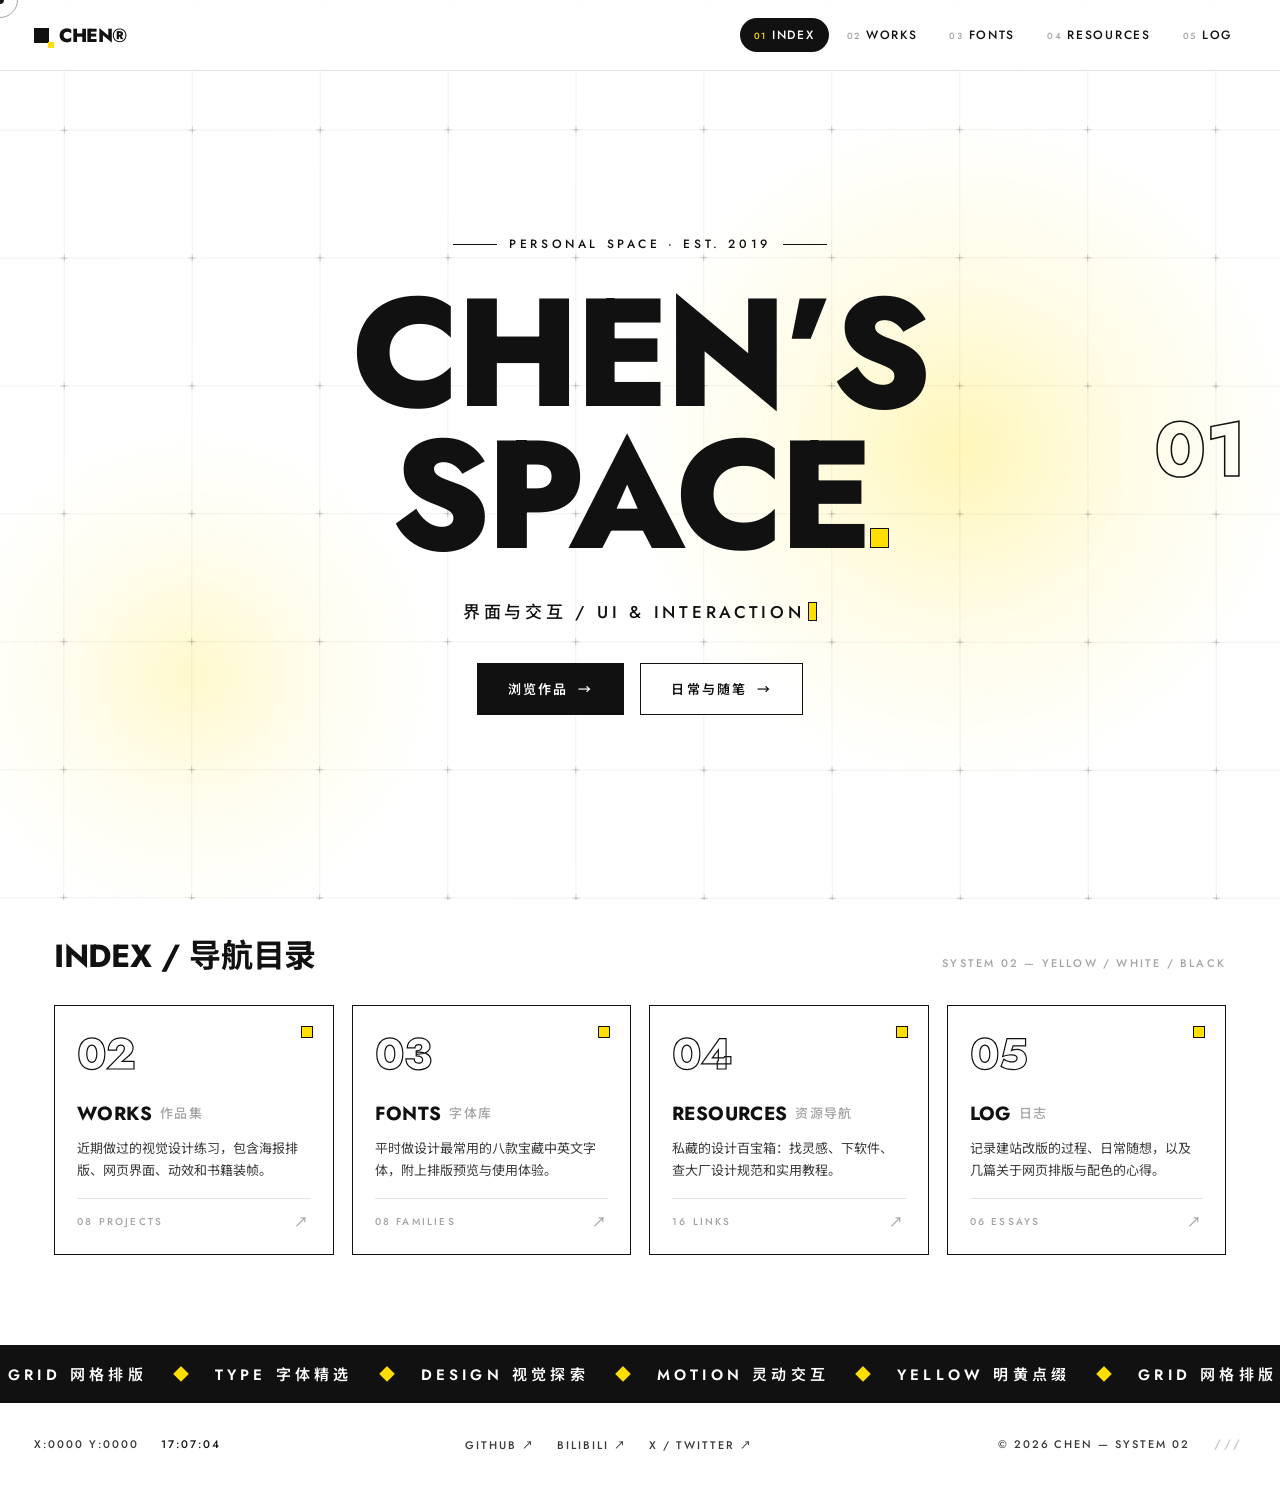
<file: index.html>
<!DOCTYPE html>
<html class="no-js" lang="zh-CN">
<head>
<meta charset="UTF-8">
<script>document.documentElement.className=document.documentElement.className.replace('no-js','js');try{if(!document.prerendering&&!sessionStorage.getItem('chen_pre'))document.documentElement.className+=' pre';}catch(e){document.documentElement.className+=' pre';}</script>
<script type="speculationrules">
{
  "prerender": [{
    "where": { "href_matches": "/*.html" },
    "eagerness": "eager"
  }]
}
</script>
<meta content="width=device-width, initial-scale=1.0" name="viewport">
<title>CHEN'S SPACE — SYSTEM 02</title>
<link href="https://fonts.googleapis.com" rel="preconnect">
<link crossorigin href="https://fonts.gstatic.com" rel="preconnect">
<link href="https://fonts.googleapis.com/css2?family=Jost:wght@400;500;600;700;800&family=Instrument+Sans:wght@400;500;600&family=Noto+Sans+SC:wght@400;500;700&display=swap" rel="stylesheet">
<link rel="stylesheet" href="assets/site.css?v=2">
<style>
/* ================= INDEX INTERACTIVE FIELD ================= */
.dot-matrix-bg{display:none}
.bg-glow{
  z-index:0;
  opacity:.5;
  background:
    radial-gradient(circle 460px at var(--glow-x) var(--glow-y),rgba(255,222,0,.55) 0%,rgba(255,222,0,.18) 38%,rgba(255,222,0,0) 72%),
    radial-gradient(circle 340px at var(--glow-x2) var(--glow-y2),rgba(255,222,0,.4) 0%,rgba(255,222,0,.12) 38%,rgba(255,222,0,0) 72%);
}
#fieldCanvas{
  position:fixed;inset:0;width:100%;height:100%;display:block;z-index:1;
  pointer-events:none;
}

/* ================= HERO ================= */
.hero{
  position:relative;z-index:2;
  min-height:100vh;
  display:flex;flex-direction:column;align-items:center;justify-content:center;
  gap:30px;padding:120px 24px 70px;text-align:center;
}
.hero-tag{
  font-family:var(--disp);font-weight:500;font-size:12px;
  letter-spacing:.3em;text-transform:uppercase;
  display:flex;align-items:center;gap:12px;
}
.hero-tag::before,.hero-tag::after{
  content:"";width:44px;height:1px;background:var(--ink);
  transition:transform .5s var(--spring);
}
.hero-tag:hover::before,.hero-tag:hover::after{transform:scaleX(1.3)}
.hero h1{
  font-family:var(--disp);font-weight:800;
  font-size:clamp(60px,12vw,158px);
  line-height:.92;letter-spacing:-.03em;text-transform:uppercase;
}
.hero h1 .yd{
  display:inline-block;width:.13em;height:.13em;background:var(--accent);
  border:1.5px solid var(--ink);
  transition:transform .5s var(--spring);
}
.hero h1:hover .yd{transform:rotate(45deg) scale(1.22)}
.typewriter{
  font-family:var(--disp);font-weight:500;font-size:clamp(13px,1.6vw,17px);
  letter-spacing:.22em;text-transform:uppercase;
  min-height:1.8em;display:flex;align-items:center;gap:3px;
}
.typewriter .caret{
  display:inline-block;width:.55em;height:1.15em;background:var(--accent);
  border:1px solid var(--ink);
  animation:caretBlink 1s steps(1) infinite;
}
@keyframes caretBlink{50%{opacity:0}}
.hero-cta{display:flex;gap:16px;flex-wrap:wrap;justify-content:center;margin-top:6px}
.btn{
  display:inline-flex;align-items:center;gap:10px;
  font-family:var(--disp);font-weight:600;font-size:13px;
  letter-spacing:.16em;text-transform:uppercase;
  padding:15px 30px;border:1.5px solid var(--ink);
  transition:
    background-color .35s var(--ease-out),
    color .35s var(--ease-out),
    transform .48s var(--spring-soft),
    box-shadow .48s var(--spring-soft);
}
.btn:hover{transform:translateY(-4px);box-shadow:6px 6px 0 var(--accent)}
.btn:active{transform:translateY(-1px) scale(.97);box-shadow:2px 2px 0 var(--accent);transition-duration:.12s}
.btn .ar{transition:transform .45s var(--spring)}
.btn:hover .ar{transform:translateX(6px)}
.btn.solid{background:var(--ink);color:var(--bg)}
.btn.solid:hover{background:var(--accent);color:var(--ink);box-shadow:6px 6px 0 var(--ink)}
.btn.ghost{background:rgba(255,255,255,.85);-webkit-backdrop-filter:blur(4px);backdrop-filter:blur(4px)}
.btn.ghost:hover{background:var(--ink);color:var(--bg)}

/* ================= ENTRY CARDS ================= */
.entries{
  position:relative;z-index:2;
  max-width:1240px;margin:0 auto;padding:30px 34px 90px;
}
.entries-head{
  display:flex;align-items:baseline;justify-content:space-between;
  margin-bottom:26px;gap:16px;flex-wrap:wrap;
}
.entries-head h2{
  font-family:var(--disp);font-weight:700;font-size:clamp(22px,3vw,32px);
  letter-spacing:-.01em;text-transform:uppercase;
}
.entries-head .note{
  font-family:var(--disp);font-weight:500;font-size:11px;
  letter-spacing:.2em;text-transform:uppercase;color:var(--muted);
}
.entries-grid{
  display:grid;grid-template-columns:repeat(4,1fr);gap:18px;
}
.card{
  position:relative;
  border:1.5px solid var(--ink);background:rgba(255,255,255,.92);
  -webkit-backdrop-filter:blur(6px);backdrop-filter:blur(6px);
  padding:26px 22px 22px;min-height:250px;
  display:flex;flex-direction:column;
  transition:transform .52s var(--spring-soft),box-shadow .52s var(--spring-soft),background-color .3s;
}
.card:hover{transform:translateY(-8px) scale(1.01);box-shadow:9px 9px 0 var(--accent);background:var(--bg)}
.card:active{transform:translateY(-3px) scale(.99);box-shadow:4px 4px 0 var(--accent);transition-duration:.15s}
.card .card-no{
  font-family:var(--disp);font-weight:800;font-size:clamp(34px,3.4vw,48px);
  line-height:1;letter-spacing:-.02em;color:transparent;-webkit-text-stroke:1.2px var(--ink);
  transition:transform .45s var(--spring),color .35s;
  transform-origin:left top;
}
.card:hover .card-no{transform:scale(1.06)}
.card .card-title{
  margin-top:auto;font-family:var(--disp);font-weight:700;font-size:19px;
  letter-spacing:.02em;text-transform:uppercase;
  display:flex;align-items:center;gap:8px;
}
.card .card-title .cn{font-size:13px;font-weight:500;color:var(--muted);letter-spacing:.1em}
.card .card-desc{
  margin-top:10px;font-size:13px;line-height:1.75;color:#3a3a3a;
}
.card .card-meta{
  margin-top:16px;padding-top:12px;border-top:1px solid var(--line);
  font-family:var(--disp);font-weight:500;font-size:10px;letter-spacing:.22em;
  text-transform:uppercase;color:var(--muted);
  display:flex;justify-content:space-between;align-items:center;
}
.card .card-meta .ar{font-size:14px;transition:transform .45s var(--spring)}
.card:hover .card-meta .ar{transform:translate(4px,-4px) scale(1.15);color:var(--ink)}
.card .card-chip{
  position:absolute;top:20px;right:20px;width:12px;height:12px;
  background:var(--accent);border:1.5px solid var(--ink);
  transition:transform .55s var(--spring);
}
.card:hover .card-chip{transform:rotate(135deg) scale(1.2)}

/* ================= MARQUEE ================= */
.marquee{
  position:relative;z-index:2;
  border-top:1.5px solid var(--ink);border-bottom:1.5px solid var(--ink);
  background:var(--ink);color:var(--bg);
  overflow:hidden;padding:15px 0;white-space:nowrap;
}
.marquee .track{display:inline-block;animation:marquee 24s linear infinite}
.marquee .track span{
  font-family:var(--disp);font-weight:600;font-size:15px;
  letter-spacing:.28em;text-transform:uppercase;padding:0 8px;
}
.marquee .track i{font-style:normal;color:var(--accent);padding:0 18px}
@keyframes marquee{to{transform:translateX(-50%)}}

/* ================= FOOTER EXTRAS ================= */
.footer .clock{color:var(--ink)}
.egg{
  background:transparent;border:none;color:var(--ink);
  font-family:var(--disp);font-weight:600;font-size:12px;letter-spacing:.3em;
  opacity:.22;transition:opacity .4s var(--ease-out),transform .4s var(--spring);
  padding:6px 2px;text-transform:uppercase;
}
.egg:hover{opacity:1;transform:scale(1.08)}
.egg::after{content:" ///"}

/* ================= CLASSIFIED OVERLAY ================= */
.overlay{position:fixed;inset:0;z-index:600;pointer-events:none;visibility:hidden}
.overlay.open{pointer-events:auto;visibility:visible}
.door{position:absolute;left:0;right:0;height:50.5%;background:#0D0D0D;z-index:2}
.door.top{top:0;transform:translateY(-101%)}
.door.bot{bottom:0;transform:translateY(101%)}
.overlay.open .door.top{transform:translateY(0);transition:transform .7s var(--ease)}
.overlay.open .door.bot{transform:translateY(0);transition:transform .7s var(--ease)}
.overlay.unlocked .door.top{transform:translateY(-101%);transition:transform .8s var(--ease) .25s}
.overlay.unlocked .door.bot{transform:translateY(101%);transition:transform .8s var(--ease) .25s}
.terminal{
  position:absolute;inset:0;z-index:3;display:flex;flex-direction:column;
  align-items:center;justify-content:center;gap:34px;color:#F4F4F0;
  opacity:0;transform:scale(.96);
  transition:opacity .5s var(--ease-out) .4s,transform .6s var(--spring-soft) .4s;
}
.overlay.open .terminal{opacity:1;transform:scale(1)}
.overlay.unlocked .terminal{opacity:0;visibility:hidden;pointer-events:none;transition:opacity .3s var(--ease) 0s,visibility 0s .3s}
.term-head{
  font-family:var(--disp);font-weight:500;font-size:11px;
  letter-spacing:.35em;text-transform:uppercase;color:#777;
}
.term-head i{font-style:normal;color:var(--accent)}
.pw-wrap{display:flex;align-items:flex-end;gap:18px}
.pw{
  background:transparent;border:none;border-bottom:1px solid #444;outline:none;
  color:#F4F4F0;font-family:var(--disp);font-weight:500;font-size:28px;letter-spacing:.6em;
  width:min(270px,60vw);text-align:center;padding:6px 0;caret-color:var(--accent);
  transition:border-color .4s var(--ease);
}
.pw:focus{border-color:#F4F4F0}
.pw::placeholder{color:#333;letter-spacing:.3em;font-size:13px}
.term-btn{
  background:transparent;border:1px solid #444;color:#F4F4F0;
  font-family:var(--disp);font-weight:500;font-size:11px;letter-spacing:.25em;text-transform:uppercase;
  padding:12px 24px;cursor:pointer;
  transition:background-color .4s var(--ease-out),color .4s var(--ease-out),border-color .4s var(--ease-out),transform .4s var(--spring);
}
.term-btn:hover{background:var(--accent);color:#0D0D0D;border-color:var(--accent);transform:translateY(-2px)}
.term-btn:active{transform:scale(.95)}
.term-msg{
  font-family:var(--disp);font-weight:500;font-size:10px;letter-spacing:.2em;height:14px;
  color:var(--accent);text-transform:uppercase;
}
.terminal.error{animation:shake .5s var(--ease)}
.terminal.error::before{
  content:"";position:absolute;inset:0;background:var(--accent);opacity:0;
  animation:flash .5s var(--ease);pointer-events:none;z-index:-1;
}
.terminal.error .pw{border-color:var(--accent)}
@keyframes shake{0%,100%{transform:translateX(0)}15%{transform:translateX(-16px)}30%{transform:translateX(12px)}45%{transform:translateX(-9px)}60%{transform:translateX(6px)}75%{transform:translateX(-4px)}90%{transform:translateX(2px)}}
@keyframes flash{0%{opacity:.2}100%{opacity:0}}

/* sanctum : yellow on black */
.sanctum{
  position:absolute;inset:0;z-index:1;background:#0D0D0D;color:#F4F4F0;
  display:flex;flex-direction:column;align-items:center;justify-content:center;gap:44px;
}
.sanctum-grid{position:absolute;inset:0;pointer-events:none;opacity:.14}
.sanctum-grid .v{position:absolute;top:0;bottom:0;width:1px;background:var(--accent)}
.sanctum-grid .h{position:absolute;left:0;right:0;height:1px;background:var(--accent)}
.payload{
  font-family:var(--disp);font-weight:500;font-size:clamp(12px,1.6vw,17px);
  letter-spacing:.4em;text-transform:uppercase;text-align:center;line-height:2.2;
  position:relative;z-index:2;
}
.payload b{color:var(--accent);font-weight:600}
.sanctum .cross{position:absolute;width:14px;height:14px;z-index:1;opacity:.6;animation:spinCross 12s linear infinite}
.sanctum .cross::before,.sanctum .cross::after{content:"";position:absolute;background:var(--accent)}
.sanctum .cross::before{left:50%;top:0;bottom:0;width:1px}
.sanctum .cross::after{top:50%;left:0;right:0;height:1px}
@keyframes spinCross{to{transform:rotate(360deg)}}
.exit-btn{
  position:relative;z-index:2;background:transparent;border:1px solid #444;color:#F4F4F0;
  font-family:var(--disp);font-weight:500;font-size:11px;letter-spacing:.25em;text-transform:uppercase;
  padding:14px 30px;cursor:pointer;overflow:hidden;
  transition:color .45s var(--ease-out),border-color .45s var(--ease-out),transform .45s var(--spring);
}
.exit-btn::before{
  content:"";position:absolute;inset:0;background:var(--accent);z-index:-1;
  clip-path:polygon(0 100%,100% 100%,100% 100%,0 100%);
  transition:clip-path .5s var(--ease);
}
.exit-btn:hover{color:#0D0D0D;border-color:var(--accent);transform:translateY(-2px)}
.exit-btn:hover::before{clip-path:polygon(0 0,100% 0,100% 100%,0 100%)}

/* ================= PAGE RESPONSIVE ================= */
@media (max-width:900px){
  .hero{padding-top:100px}
  .entries{padding:20px 18px 60px}
  .entries-grid{grid-template-columns:repeat(2,1fr)}
  .card{min-height:220px}
}
@media (max-width:600px){
  .entries-grid{grid-template-columns:1fr}
  .hero h1{font-size:clamp(52px,17vw,90px)}
}
</style>
</head>
<body class="loading">

<!-- preloader -->
<div id="preloader">
  <div class="preloader-logo"><span class="sq"></span>CHEN&reg;</div>
</div>

<!-- transition veil -->
<div class="veil"><span class="veil-mark"><span class="sq"></span>CHEN&reg;</span></div>

<!-- custom cursor -->
<div class="cursor-dot" id="cursorDot"></div>
<div class="cursor-ring" id="cursorRing"></div>

<!-- background layers: Google Antigravity style interactive particle field -->
<div class="dot-matrix-bg"></div>
<div class="bg-glow" id="bgGlow"></div>
<canvas id="fieldCanvas"></canvas>

<!-- page marker -->
<div class="page-marker">01</div>

<!-- nav -->
<header class="nav">
  <a class="nav-logo" data-nav href="index.html"><span class="sq"></span>CHEN&reg;</a>
  <nav class="nav-links">
    <a class="active" data-nav href="index.html"><span class="no">01</span>Index</a>
    <a data-nav href="works.html"><span class="no">02</span>Works</a>
    <a data-nav href="fonts.html"><span class="no">03</span>Fonts</a>
    <a data-nav href="resources.html"><span class="no">04</span>Resources</a>
    <a data-nav href="log.html"><span class="no">05</span>Log</a>
  </nav>
</header>

<main>
  <!-- hero -->
  <section class="hero">
    <div class="hero-tag st" style="--i:0">Personal Space &middot; Est. 2019</div>
    <h1 class="st" style="--i:1">CHEN&rsquo;S<br>SPACE<span class="yd"></span></h1>
    <div class="typewriter st" style="--i:2"><span id="twText"></span><span class="caret"></span></div>
    <div class="hero-cta st" style="--i:3">
      <a class="btn solid" data-nav href="works.html">浏览作品 <span class="ar">&rarr;</span></a>
      <a class="btn ghost" data-nav href="log.html">日常与随笔 <span class="ar">&rarr;</span></a>
    </div>
  </section>

  <!-- entry cards -->
  <section class="entries">
    <div class="entries-head st" style="--i:2">
      <h2>Index / 导航目录</h2>
      <span class="note">SYSTEM 02 &mdash; YELLOW / WHITE / BLACK</span>
    </div>
    <div class="entries-grid">
      <a class="card st" data-nav href="works.html" style="--i:3">
        <span class="card-chip"></span>
        <div class="card-no">02</div>
        <div class="card-title">Works <span class="cn">作品集</span></div>
        <p class="card-desc">近期做过的视觉设计练习，包含海报排版、网页界面、动效和书籍装帧。</p>
        <div class="card-meta"><span>08 PROJECTS</span><span class="ar">&nearr;</span></div>
      </a>
      <a class="card st" data-nav href="fonts.html" style="--i:4">
        <span class="card-chip"></span>
        <div class="card-no">03</div>
        <div class="card-title">Fonts <span class="cn">字体库</span></div>
        <p class="card-desc">平时做设计最常用的八款宝藏中英文字体，附上排版预览与使用体验。</p>
        <div class="card-meta"><span>08 FAMILIES</span><span class="ar">&nearr;</span></div>
      </a>
      <a class="card st" data-nav href="resources.html" style="--i:5">
        <span class="card-chip"></span>
        <div class="card-no">04</div>
        <div class="card-title">Resources <span class="cn">资源导航</span></div>
        <p class="card-desc">私藏的设计百宝箱：找灵感、下软件、查大厂设计规范和实用教程。</p>
        <div class="card-meta"><span>16 LINKS</span><span class="ar">&nearr;</span></div>
      </a>
      <a class="card st" data-nav href="log.html" style="--i:6">
        <span class="card-chip"></span>
        <div class="card-no">05</div>
        <div class="card-title">Log <span class="cn">日志</span></div>
        <p class="card-desc">记录建站改版的过程、日常随想，以及几篇关于网页排版与配色的心得。</p>
        <div class="card-meta"><span>06 ESSAYS</span><span class="ar">&nearr;</span></div>
      </a>
    </div>
  </section>

  <!-- marquee -->
  <div aria-hidden="true" class="marquee">
    <div class="track" id="marqueeTrack"><span>GRID 网格排版</span><i>&#9670;</i><span>TYPE 字体精选</span><i>&#9670;</i><span>DESIGN 视觉探索</span><i>&#9670;</i><span>MOTION 灵动交互</span><i>&#9670;</i><span>YELLOW 明黄点缀</span><i>&#9670;</i><span>GRID 网格排版</span><i>&#9670;</i><span>TYPE 字体精选</span><i>&#9670;</i><span>DESIGN 视觉探索</span><i>&#9670;</i><span>MOTION 灵动交互</span><i>&#9670;</i><span>YELLOW 明黄点缀</span><i>&#9670;</i></div>
  </div>
</main>

<!-- footer -->
<footer class="footer">
  <div class="f-col">
    <span id="coord">X:0000 Y:0000</span>
    <span class="clock" id="clock">00:00:00</span>
  </div>
  <div class="f-col">
    <a href="https://github.com" rel="noopener" target="_blank">GitHub &nearr;</a>
    <a href="https://www.bilibili.com" rel="noopener" target="_blank">Bilibili &nearr;</a>
    <a href="https://x.com" rel="noopener" target="_blank">X / Twitter &nearr;</a>
  </div>
  <div class="f-col">
    <span>&copy; 2026 CHEN &mdash; SYSTEM 02</span>
    <button class="egg" id="eggBtn" title="隐藏彩蛋"></button>
  </div>
</footer>

<!-- classified overlay -->
<div class="overlay" id="overlay">
  <div class="sanctum" id="sanctum">
    <div class="sanctum-grid" id="sanctumGrid"></div>
    <span class="cross" style="top:16px; left:16px"></span>
    <span class="cross" style="top:16px; right:16px; animation-direction:reverse"></span>
    <span class="cross" style="bottom:16px; left:16px; animation-direction:reverse"></span>
    <span class="cross" style="bottom:16px; right:16px"></span>
    <div class="payload">[ 隐藏空间 // <b>秘密实验室筹备中</b> ]</div>
    <button class="exit-btn" id="exitBtn">&larr; 返回主页</button>
  </div>
  <div class="door top"></div>
  <div class="door bot"></div>
  <div class="terminal" id="terminal">
    <div class="term-head">HIDDEN LAB <i>//</i> 输入通行码 (提示: 2026)</div>
    <div class="pw-wrap">
      <input autocomplete="off" class="pw" id="pw" maxlength="8" placeholder="&middot;&middot;&middot;&middot;" type="password">
      <button class="term-btn" id="unlockBtn">解锁</button>
    </div>
    <div class="term-msg" id="termMsg"></div>
  </div>
</div>

<script>
(function(){
'use strict';
var reduceMotion = window.matchMedia && window.matchMedia('(prefers-reduced-motion: reduce)').matches;
var finePointer = window.matchMedia && window.matchMedia('(hover: hover) and (pointer: fine)').matches;

/* ---------- preloader + reveal ---------- */
function reveal(){
  document.body.classList.remove('loading');
  document.body.classList.add('revealed');
}
window.addEventListener('load', function(){
  var pre = document.getElementById('preloader');
  if (document.documentElement.classList.contains('pre') && pre) {
    setTimeout(function(){
      pre.classList.add('preloader-hide');
      try{ sessionStorage.setItem('chen_pre','1'); }catch(e){}
      setTimeout(function(){
        document.documentElement.classList.remove('pre');
        reveal();
      }, 880);
    }, reduceMotion ? 100 : 1050);
  } else {
    document.documentElement.classList.remove('pre');
    setTimeout(reveal, 100);
  }
});

/* ---------- View Transition：新页面首帧前准备 ---------- */
window.addEventListener('pagereveal', function (e) {
  var html = document.documentElement;
  html.classList.remove('pre');
  document.body.classList.remove('loading', 'leaving');
  document.body.classList.add('revealed');
  if (!e.viewTransition) return;
  document.body.classList.add('vt-arrive');
  setTimeout(function () { document.body.classList.remove('vt-arrive'); }, 900);
  var type = '';
  try { type = navigation.activation.navigationType; } catch (err) {}
  html.dataset.nav = (type === 'traverse') ? 'back' : 'fwd';
});

/* ---------- 站内导航 ---------- */
document.addEventListener('click', function (e) {
  if (e.defaultPrevented || e.button !== 0) return;
  if (e.metaKey || e.ctrlKey || e.shiftKey || e.altKey) return;
  var a = e.target.closest ? e.target.closest('a[data-nav]') : null;
  if (!a || (a.target && a.target !== '_self')) return;
  var href = a.getAttribute('href');
  if (!href) return;
  e.preventDefault();
  document.body.classList.add('leaving');
  setTimeout(function () {
    window.location.href = href;
  }, reduceMotion ? 0 : 450);
});

/* ---------- Spring Physics Cursor + Glow Follow ---------- */
var dot = document.getElementById('cursorDot');
var ring = document.getElementById('cursorRing');
var coordEl = document.getElementById('coord');
var rootStyle = document.documentElement.style;

var mx = innerWidth / 2, my = innerHeight / 2;
var pmx = mx, pmy = my, mvx = 0, mvy = 0;
var rx = mx, ry = my, vx = 0, vy = 0;
var gx1 = .75, gy1 = .5, tx1 = .75, ty1 = .5;
var gx2 = .15, gy2 = .75, tx2 = .15, ty2 = .75;
var pointerActive = false;
var motionActive = false;

function p4(n){ return String(Math.max(0, Math.min(9999, n))).padStart(4, '0'); }

window.addEventListener('mousemove', function(e){
  pmx = mx; pmy = my;
  mx = e.clientX;
  my = e.clientY;
  mvx = mx - pmx;
  mvy = my - pmy;
  pointerActive = true;
  tx1 = mx / innerWidth;
  ty1 = my / innerHeight;
  tx2 = 1 - tx1;
  ty2 = 1 - ty1;
  rootStyle.setProperty('--mouse-x', mx + 'px');
  rootStyle.setProperty('--mouse-y', my + 'px');
  if (coordEl) coordEl.textContent = 'X:' + p4(mx) + ' Y:' + p4(my);
  if (!motionActive) {
    motionActive = true;
    requestAnimationFrame(physicsTick);
  }
}, { passive: true });

window.addEventListener('mouseleave', function(){
  pointerActive = false;
}, { passive: true });

if (finePointer) {
  document.addEventListener('mouseover', function(e){
    if (!e.target.closest) return;
    var hit = e.target.closest('a,button,input,.card');
    document.body.classList.toggle('cursor-hover', !!hit);
  }, { passive: true });
  window.addEventListener('mousedown', function(){
    document.body.classList.add('cursor-down');
    /* 点击时产生反重力冲击波 */
    triggerShockwave(mx, my);
  }, { passive: true });
  window.addEventListener('mouseup', function(){ document.body.classList.remove('cursor-down'); }, { passive: true });
}

function physicsTick(){
  var dx = mx - rx;
  var dy = my - ry;
  vx = (vx + dx * 0.24) * 0.72;
  vy = (vy + dy * 0.24) * 0.72;
  rx += vx;
  ry += vy;

  /* 现已通过 CSS margin 自动居中，transform 只需传入真实坐标 */
  if (dot) dot.style.transform = 'translate3d(' + mx + 'px,' + my + 'px,0)';
  if (ring) ring.style.transform = 'translate3d(' + rx + 'px,' + ry + 'px,0)';

  gx1 += (tx1 - gx1) * .06;
  gy1 += (ty1 - gy1) * .06;
  gx2 += (tx2 - gx2) * .06;
  gy2 += (ty2 - gy2) * .06;
  rootStyle.setProperty('--glow-x', (gx1 * 100).toFixed(2) + '%');
  rootStyle.setProperty('--glow-y', (gy1 * 100).toFixed(2) + '%');
  rootStyle.setProperty('--glow-x2', (gx2 * 100).toFixed(2) + '%');
  rootStyle.setProperty('--glow-y2', (gy2 * 100).toFixed(2) + '%');

  mvx *= 0.85;
  mvy *= 0.85;

  var settled = Math.abs(dx) < 0.1 && Math.abs(dy) < 0.1 && Math.abs(vx) < 0.05 && Math.abs(vy) < 0.05 && Math.abs(tx1 - gx1) < 0.001;
  if (!settled) {
    requestAnimationFrame(physicsTick);
  } else {
    motionActive = false;
  }
}

/* ==========================================================
   SYSTEM 02 — 科幻工业平面风格：弹性工程网格与十字准星遥测场 (fieldCanvas)
   - 告别密集点阵：采用 128px 大跨度瑞士建筑网格（全屏仅约 70 个工程节点）
   - 弹性张力网格线：1px 极细工程结构线随鼠标引力场平滑弯曲回弹
   - 工业 CAD 节点：静止时为克制的 4px 十字准星 (+)，靠近鼠标时显现位移矢量线、
     旋转准星与 #FFDE00 工业方芯片，最近节点实时标注微型工程坐标参数
   ========================================================== */
var cv = document.getElementById('fieldCanvas');
var nodes = [];
var pulses = [];
var gridCols = 0, gridRows = 0;
var SPACING = 128;
var RADIUS = 240;
var RADIUS_SQ = RADIUS * RADIUS;

function buildField(){
  if (!cv) return;
  var dpr = Math.min(window.devicePixelRatio || 1, 2);
  var w = window.innerWidth;
  var h = window.innerHeight;
  cv.width = w * dpr;
  cv.height = h * dpr;
  var ctx = cv.getContext('2d');
  ctx.setTransform(dpr, 0, 0, dpr, 0, 0);

  nodes = [];
  var step = w < 700 ? 96 : SPACING;
  gridCols = Math.ceil(w / step) + 2;
  gridRows = Math.ceil(h / step) + 2;
  var offX = (w - (gridCols - 1) * step) * 0.5;
  var offY = (h - (gridRows - 1) * step) * 0.5;

  for (var r = 0; r < gridRows; r++) {
    for (var c = 0; c < gridCols; c++) {
      var ox = offX + c * step;
      var oy = offY + r * step;
      var isKey = ((r * 3 + c * 5) % 7 === 0);
      nodes.push({
        r: r, c: c,
        ox: ox, oy: oy,
        x: ox, y: oy,
        vx: 0, vy: 0,
        angle: 0,
        energy: 0,
        phase: (r * 0.5) + (c * 0.4),
        isKey: isKey,
        code: 'C' + String(c).padStart(2, '0') + '·R' + String(r).padStart(2, '0')
      });
    }
  }
}

function triggerShockwave(sx, sy){
  var shockR = 320;
  var shockRSq = shockR * shockR;
  for (var i = 0; i < nodes.length; i++) {
    var n = nodes[i];
    var dx = n.x - sx;
    var dy = n.y - sy;
    var dSq = dx * dx + dy * dy;
    if (dSq < shockRSq && dSq > 0.01) {
      var dist = Math.sqrt(dSq);
      var f = (1 - dist / shockR);
      var push = f * f * 16;
      n.vx += (dx / dist) * push;
      n.vy += (dy / dist) * push;
    }
  }
  pulses.push({ x: sx, y: sy, size: 12, alpha: 0.95 });
}

if (cv && cv.getContext) {
  var cx = cv.getContext('2d');
  buildField();
  window.addEventListener('resize', buildField, { passive: true });

  function renderField(t){
    if (!document.hidden) {
      var w = window.innerWidth;
      var h = window.innerHeight;
      cx.clearRect(0, 0, w, h);

      var time = t * 0.001;
      var closestNode = null;
      var maxEnergy = 0.32;

      /* 1. 更新所有工程网格节点的物理坐标 */
      for (var i = 0; i < nodes.length; i++) {
        var n = nodes[i];
        var floatX = n.ox + Math.sin(time + n.phase) * 1.5;
        var floatY = n.oy + Math.cos(time * 0.85 + n.phase) * 1.5;

        var targetEnergy = 0;
        if (pointerActive) {
          var dx = n.x - mx;
          var dy = n.y - my;
          var dSq = dx * dx + dy * dy;
          if (dSq < RADIUS_SQ && dSq > 0.01) {
            var dist = Math.sqrt(dSq);
            var factor = 1 - dist / RADIUS;
            var easeF = factor * factor;
            targetEnergy = factor;

            /* 克制的工业感排斥张力（最大偏移约 22px，保持网格秩序） */
            var nx = dx / dist;
            var ny = dy / dist;
            var repulse = easeF * 3.2;
            n.vx += nx * repulse + mvx * easeF * 0.04;
            n.vy += ny * repulse + mvy * easeF * 0.04;
          }
        }

        n.energy += (targetEnergy - n.energy) * 0.14;
        n.vx += (floatX - n.x) * 0.085;
        n.vy += (floatY - n.y) * 0.085;
        n.vx *= 0.80;
        n.vy *= 0.80;
        n.x += n.vx;
        n.y += n.vy;

        var targetAngle = n.energy > 0.08 ? Math.PI * 0.25 : 0;
        n.angle += (targetAngle - n.angle) * 0.12;

        if (n.energy > maxEnergy) {
          maxEnergy = n.energy;
          closestNode = n;
        }
      }

      /* 2. 绘制 1px 弹性建筑网格线 (Horizontal & Vertical CAD Lines) */
      cx.beginPath();
      for (var r = 0; r < gridRows; r++) {
        for (var c = 0; c < gridCols; c++) {
          var idx = r * gridCols + c;
          var cur = nodes[idx];
          if (c < gridCols - 1) {
            var right = nodes[idx + 1];
            cx.moveTo(cur.x, cur.y);
            cx.lineTo(right.x, right.y);
          }
          if (r < gridRows - 1) {
            var down = nodes[idx + gridCols];
            cx.moveTo(cur.x, cur.y);
            cx.lineTo(down.x, down.y);
          }
        }
      }
      cx.strokeStyle = 'rgba(17,17,17,0.055)';
      cx.lineWidth = 1;
      cx.stroke();

      /* 3. 高亮鼠标附近的局部张力网格线段 */
      if (pointerActive) {
        cx.beginPath();
        for (var r2 = 0; r2 < gridRows; r2++) {
          for (var c2 = 0; c2 < gridCols; c2++) {
            var idx2 = r2 * gridCols + c2;
            var cur2 = nodes[idx2];
            if (cur2.energy < 0.08) continue;
            if (c2 < gridCols - 1) {
              var right2 = nodes[idx2 + 1];
              if (right2.energy > 0.05) {
                cx.moveTo(cur2.x, cur2.y);
                cx.lineTo(right2.x, right2.y);
              }
            }
            if (r2 < gridRows - 1) {
              var down2 = nodes[idx2 + gridCols];
              if (down2.energy > 0.05) {
                cx.moveTo(cur2.x, cur2.y);
                cx.lineTo(down2.x, down2.y);
              }
            }
          }
        }
        cx.strokeStyle = 'rgba(17,17,17,0.16)';
        cx.lineWidth = 1;
        cx.stroke();
      }

      /* 4. 绘制每个网格交点的工业十字准星 (+) 与基准芯片 */
      for (var j = 0; j < nodes.length; j++) {
        var nd = nodes[j];
        var e = nd.energy;
        var dispX = nd.x - nd.ox;
        var dispY = nd.y - nd.oy;
        var dispSq = dispX * dispX + dispY * dispY;

        /* 若节点发生明显弹性偏移，画出它与原始基准点之间的 1px 测量牵引线 */
        if (dispSq > 9) {
          cx.beginPath();
          cx.moveTo(nd.ox, nd.oy);
          cx.lineTo(nd.x, nd.y);
          cx.strokeStyle = 'rgba(17,17,17,0.22)';
          cx.lineWidth = 1;
          cx.stroke();

          /* 原始锚点留一个极小的基准点 */
          cx.fillStyle = 'rgba(17,17,17,0.2)';
          cx.fillRect(nd.ox - 1, nd.oy - 1, 2, 2);
        }

        cx.save();
        cx.translate(nd.x, nd.y);
        cx.rotate(nd.angle);

        if (e > 0.38 || (nd.isKey && e > 0.15)) {
          /* 激活态工业方块芯片（黄芯黑框，呼应全站 SYSTEM 02 语言） */
          var sq = 6 + e * 2.5;
          var half = sq * 0.5;
          cx.fillStyle = '#FFDE00';
          cx.fillRect(-half, -half, sq, sq);
          cx.strokeStyle = '#111111';
          cx.lineWidth = 1.25;
          cx.strokeRect(-half, -half, sq, sq);
        } else {
          /* 精密工业十字准星 (+) */
          var arm = 3.5 + e * 4;
          cx.beginPath();
          cx.moveTo(-arm, 0);
          cx.lineTo(arm, 0);
          cx.moveTo(0, -arm);
          cx.lineTo(0, arm);
          cx.strokeStyle = 'rgba(17,17,17,' + (0.2 + e * 0.55).toFixed(2) + ')';
          cx.lineWidth = e > 0.15 ? 1.3 : 1;
          cx.stroke();
        }
        cx.restore();
      }

      /* 5. 距离鼠标最近的高能节点：绘制工业取景角标与微型工程参数 */
      if (closestNode && pointerActive) {
        var cn = closestNode;
        var bSize = 13;
        var bLen = 4;
        cx.strokeStyle = '#111111';
        cx.lineWidth = 1.2;
        cx.beginPath();
        /* 左上与右下取景折角 [ ] */
        cx.moveTo(cn.x - bSize, cn.y - bSize + bLen);
        cx.lineTo(cn.x - bSize, cn.y - bSize);
        cx.lineTo(cn.x - bSize + bLen, cn.y - bSize);
        cx.moveTo(cn.x + bSize - bLen, cn.y + bSize);
        cx.lineTo(cn.x + bSize, cn.y + bSize);
        cx.lineTo(cn.x + bSize, cn.y + bSize - bLen);
        cx.stroke();

        cx.font = '600 9px Jost, monospace';
        cx.fillStyle = 'rgba(17,17,17,0.65)';
        cx.fillText(cn.code, cn.x + 16, cn.y + 3);
      }

      /* 6. 点击触发的工业几何扫描框脉冲 */
      for (var k = pulses.length - 1; k >= 0; k--) {
        var pl = pulses[k];
        pl.size += (220 - pl.size) * 0.12;
        pl.alpha *= 0.91;
        if (pl.alpha < 0.03) {
          pulses.splice(k, 1);
          continue;
        }
        var hs = pl.size * 0.5;
        cx.save();
        cx.translate(pl.x, pl.y);
        cx.strokeStyle = 'rgba(255,222,0,' + pl.alpha.toFixed(2) + ')';
        cx.lineWidth = 2;
        cx.strokeRect(-hs, -hs, pl.size, pl.size);
        cx.strokeStyle = 'rgba(17,17,17,' + (pl.alpha * 0.7).toFixed(2) + ')';
        cx.lineWidth = 1;
        cx.strokeRect(-hs - 3, -hs - 3, pl.size + 6, pl.size + 6);
        cx.restore();
      }
    }
    if (!reduceMotion) requestAnimationFrame(renderField);
  }
  requestAnimationFrame(renderField);
}

/* ---------- typewriter ---------- */
var PHRASES = [
  '视觉设计 / VISUAL DESIGN',
  '界面与交互 / UI & INTERACTION',
  '字体与排版 / TYPOGRAPHY',
  '把复杂的想法，做成好用的界面',
  'YELLOW · WHITE · BLACK'
];
var twEl = document.getElementById('twText');
if (twEl) {
  var pi = 0, ci = 0, deleting = false;
  function typeStep(){
    var full = PHRASES[pi];
    twEl.textContent = full.substring(0, ci);
    var delay;
    if (!deleting) {
      ci++;
      delay = 65;
      if (ci > full.length) { deleting = true; delay = 1600; }
    } else {
      ci--;
      delay = 30;
      if (ci < 0) { deleting = false; pi = (pi + 1) % PHRASES.length; ci = 0; delay = 350; }
    }
    setTimeout(typeStep, reduceMotion ? 0 : delay);
  }
  if (reduceMotion) { twEl.textContent = PHRASES[0]; } else { typeStep(); }
}

/* ---------- clock ---------- */
var clockEl = document.getElementById('clock');
function updateClock(){
  if (!clockEl) return;
  var d = new Date();
  function p(n){ return String(n).padStart(2, '0'); }
  clockEl.textContent = p(d.getHours()) + ':' + p(d.getMinutes()) + ':' + p(d.getSeconds());
}
updateClock();
setInterval(updateClock, 1000);

/* ---------- marquee duplicate ---------- */
var track = document.getElementById('marqueeTrack');
if (track) {
  var kids = Array.prototype.slice.call(track.childNodes);
  var mFrag = document.createDocumentFragment();
  for (var k = 0; k < kids.length; k++) mFrag.appendChild(kids[k].cloneNode(true));
  track.appendChild(mFrag);
}

/* ---------- classified overlay ---------- */
var overlay = document.getElementById('overlay');
var terminal = document.getElementById('terminal');
var pw = document.getElementById('pw');
var termMsg = document.getElementById('termMsg');
var PASSCODE = '2026';

document.getElementById('eggBtn').addEventListener('click', function(){
  overlay.classList.remove('unlocked');
  overlay.classList.add('open');
  pw.value = ''; termMsg.textContent = '';
  setTimeout(function(){ pw.focus(); }, 700);
});
function attempt(){
  if (pw.value === PASSCODE){
    termMsg.textContent = '验证通过 — 正在开启隐藏空间';
    termMsg.style.color = '#FFDE00';
    setTimeout(function(){ overlay.classList.add('unlocked'); }, 350);
  } else {
    termMsg.textContent = '密码不对，试试输入 2026';
    termMsg.style.color = '#FFDE00';
    terminal.classList.remove('error');
    void terminal.offsetWidth;
    terminal.classList.add('error');
    pw.value = '';
    setTimeout(function(){ terminal.classList.remove('error'); }, 550);
  }
}
document.getElementById('unlockBtn').addEventListener('click', attempt);
pw.addEventListener('keydown', function(e){ if (e.key === 'Enter') attempt(); });
document.getElementById('exitBtn').addEventListener('click', function(){
  overlay.classList.remove('unlocked');
  setTimeout(function(){
    overlay.classList.remove('open');
    pw.value = ''; termMsg.textContent = '';
  }, 850);
});

/* sanctum grid skeleton */
var sg = document.getElementById('sanctumGrid');
if (sg) {
  var sFrag = document.createDocumentFragment();
  for (var i = 1; i < 12; i++){
    var v = document.createElement('div'); v.className = 'v';
    v.style.left = (i / 12 * 100) + '%'; sFrag.appendChild(v);
  }
  [20, 50, 80].forEach(function(p){
    var h = document.createElement('div'); h.className = 'h';
    h.style.top = p + '%'; sFrag.appendChild(h);
  });
  sg.appendChild(sFrag);
}

/* ESC closes the overlay */
window.addEventListener('keydown', function(e){
  if (e.key !== 'Escape') return;
  if (overlay.classList.contains('open')){
    overlay.classList.remove('unlocked');
    setTimeout(function(){ overlay.classList.remove('open'); }, 850);
  }
});
})();
</script>
</body>
</html>
</file>
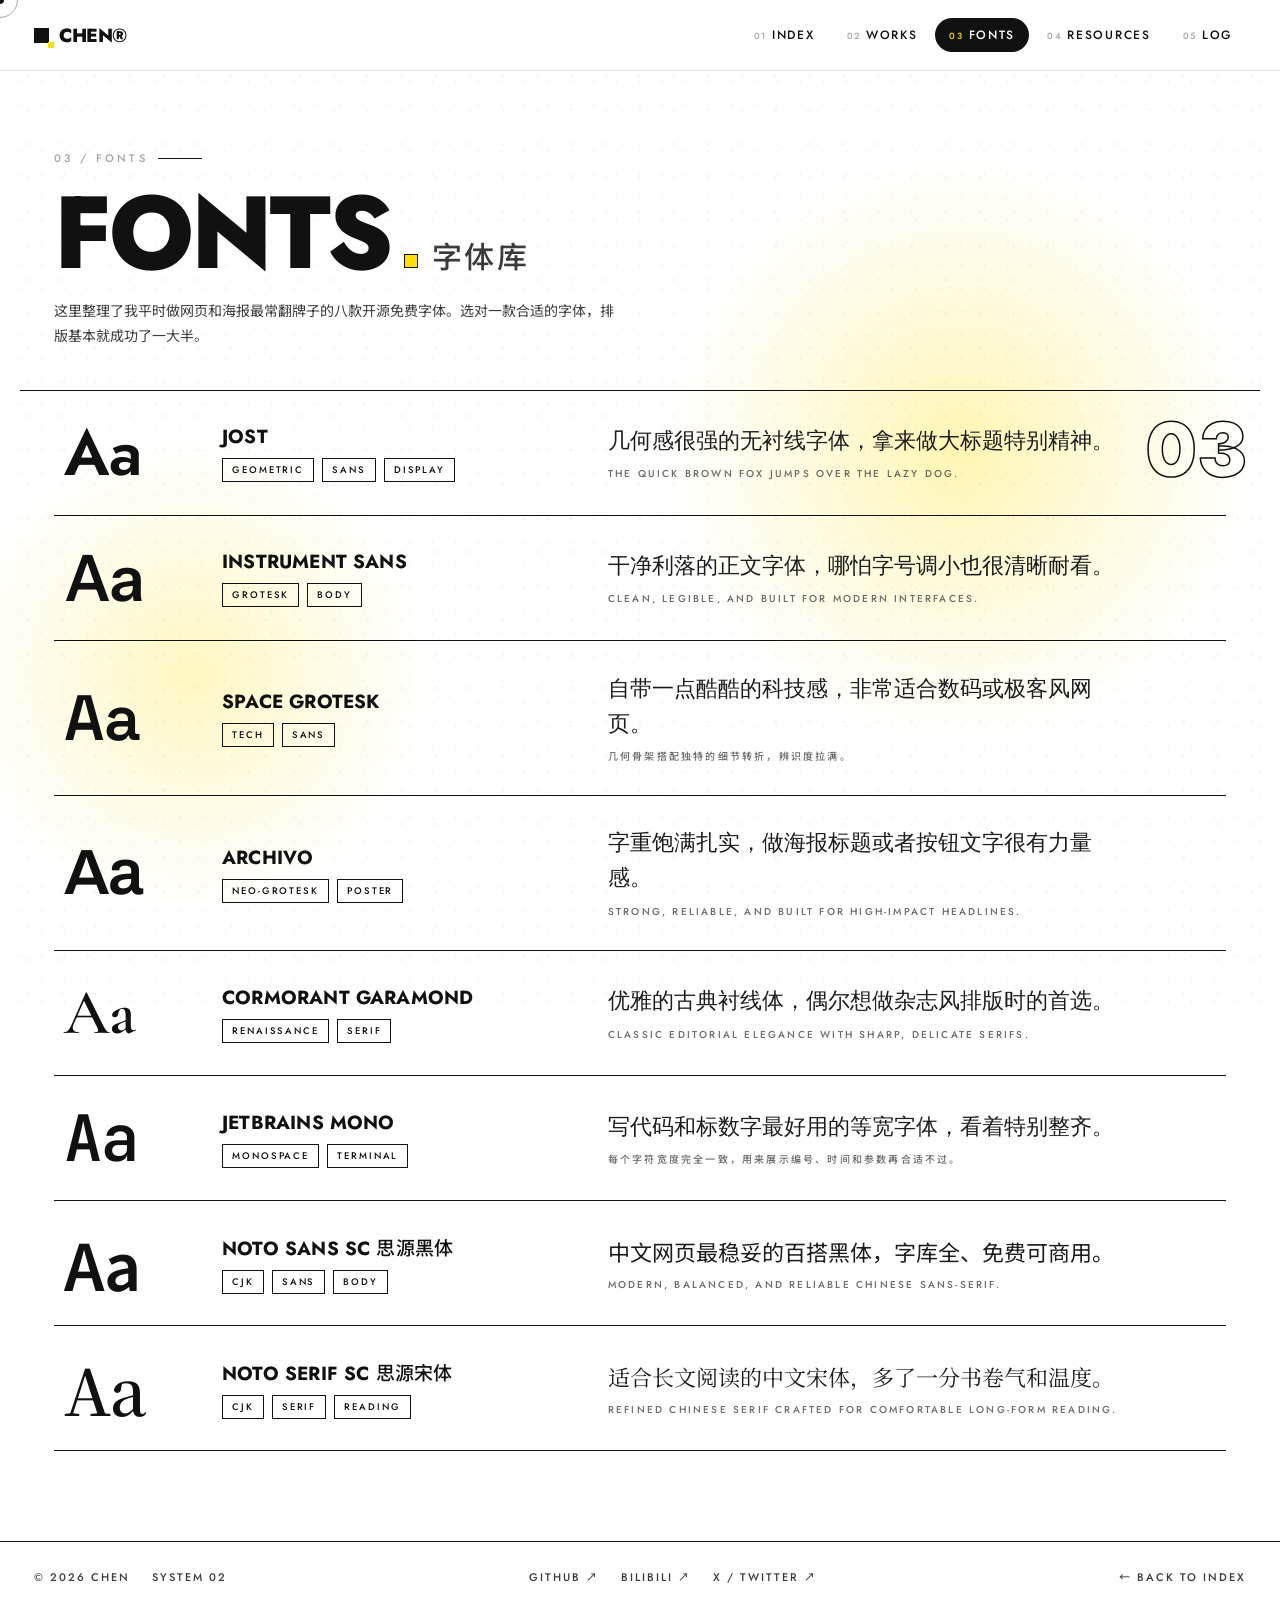
<file: fonts.html>
<!DOCTYPE html>
<html class="no-js" lang="zh-CN">
<head>
<meta charset="UTF-8">
<script>document.documentElement.className=document.documentElement.className.replace('no-js','js');try{if(!document.prerendering&&!sessionStorage.getItem('chen_pre'))document.documentElement.className+=' pre';}catch(e){document.documentElement.className+=' pre';}</script>
<script type="speculationrules">
{
  "prerender": [{
    "where": { "href_matches": "/*.html" },
    "eagerness": "eager"
  }]
}
</script>
<meta content="width=device-width, initial-scale=1.0" name="viewport">
<title>FONTS 字体库 — CHEN'S SPACE</title>
<link href="https://fonts.googleapis.com" rel="preconnect">
<link crossorigin href="https://fonts.gstatic.com" rel="preconnect">
<link href="https://fonts.googleapis.com/css2?family=Jost:wght@400;500;600;700;800&family=Instrument+Sans:wght@400;500;600&family=Space+Grotesk:wght@400;500;700&family=Archivo:wght@400;500;700&family=Cormorant+Garamond:wght@500;600&family=JetBrains+Mono:wght@400;500&family=Noto+Sans+SC:wght@400;500;700&family=Noto+Serif+SC:wght@500;600&display=swap" rel="stylesheet">
<link rel="stylesheet" href="assets/site.css?v=2">
<style>
/* ================= FONT LIST ================= */
.font-list{position:relative;z-index:2;max-width:1240px;margin:0 auto;padding:0 34px 90px;border-top:1.5px solid var(--ink)}
.font-row{
  display:grid;grid-template-columns:130px minmax(0,1.1fr) minmax(0,1.6fr) 60px;
  align-items:center;gap:28px;
  padding:30px 10px;border-bottom:1.5px solid var(--ink);
  transition:background-color .35s var(--ease-out),padding-left .48s var(--spring-soft);
}
.font-row:hover{background:var(--accent);padding-left:28px}
.font-row .aa{
  font-size:clamp(44px,5vw,66px);line-height:1;font-weight:600;
  letter-spacing:-.02em;
  transform-origin:left center;
  transition:transform .48s var(--spring);
}
.font-row:hover .aa{transform:scale(1.1) translateX(2px)}
.font-row .fname{display:flex;flex-direction:column;gap:8px}
.font-row .fname b{font-family:var(--disp);font-weight:700;font-size:19px;letter-spacing:.01em;text-transform:uppercase}
.font-row .fname b .cn-sub{font-weight:500;text-transform:none}
.font-row .fname .tags{display:flex;gap:8px;flex-wrap:wrap}
.font-row .fname .tags span{
  font-family:var(--disp);font-weight:500;font-size:9.5px;letter-spacing:.2em;text-transform:uppercase;
  border:1px solid var(--ink);padding:4px 9px;
  transition:background-color .3s,color .3s,transform .35s var(--spring);
}
.font-row:hover .fname .tags span{background:var(--ink);color:var(--accent)}
.font-row .sample{font-size:clamp(16px,1.8vw,22px);line-height:1.6;color:#1c1c1c}
.font-row .sample small{display:block;font-family:var(--disp);font-weight:500;font-size:10px;letter-spacing:.22em;text-transform:uppercase;color:#3a3a3a;margin-top:8px;opacity:.75}
.font-row .go{
  font-family:var(--disp);font-weight:600;font-size:22px;text-align:center;
  transform:translate(-10px,10px) scale(.85);opacity:0;transition:transform .5s var(--spring),opacity .35s var(--ease-out);
}
.font-row:hover .go{transform:translate(0,0) scale(1);opacity:1}

/* specimen font classes */
.f-jost{font-family:'Jost',sans-serif}
.f-inst{font-family:'Instrument Sans',sans-serif}
.f-grot{font-family:'Space Grotesk',sans-serif}
.f-arch{font-family:'Archivo',sans-serif}
.f-corm{font-family:'Cormorant Garamond',serif}
.f-mono{font-family:'JetBrains Mono',ui-monospace,monospace}
.f-nsc{font-family:'Noto Sans SC',sans-serif}
.f-nserif{font-family:'Noto Serif SC',serif}

/* ================= PAGE RESPONSIVE ================= */
@media (max-width:900px){
  .font-list{padding:0 18px 60px}
  .font-row{grid-template-columns:80px minmax(0,1fr);gap:14px;padding:24px 6px}
  .font-row .sample{grid-column:1 / -1}
  .font-row .go{display:none}
  .font-row:hover{padding-left:12px}
}
@media (max-width:600px){
  .font-row{grid-template-columns:1fr}
  .font-row .aa{font-size:clamp(34px,8vw,44px)}
}
</style>
</head>
<body class="loading">

<div id="preloader"><div class="preloader-logo"><span class="sq"></span>CHEN&reg;</div></div>
<div class="veil"><span class="veil-mark"><span class="sq"></span>CHEN&reg;</span></div>
<div class="cursor-dot" id="cursorDot"></div>
<div class="cursor-ring" id="cursorRing"></div>
<div class="dot-matrix-bg"></div>
<div class="dot-matrix-bg layer-2"></div>
<div class="bg-glow"></div>
<div class="page-marker">03</div>

<header class="nav">
  <a class="nav-logo" data-nav href="index.html"><span class="sq"></span>CHEN&reg;</a>
  <nav class="nav-links">
    <a data-nav href="index.html"><span class="no">01</span>Index</a>
    <a data-nav href="works.html"><span class="no">02</span>Works</a>
    <a class="active" data-nav href="fonts.html"><span class="no">03</span>Fonts</a>
    <a data-nav href="resources.html"><span class="no">04</span>Resources</a>
    <a data-nav href="log.html"><span class="no">05</span>Log</a>
  </nav>
</header>

<main>
  <section class="page-head">
    <div class="crumb st" style="--i:0">03 / Fonts</div>
    <h1 class="st" style="--i:1">Fonts<span class="yd"></span><span class="cn">字体库</span></h1>
    <p class="sub st" style="--i:2">这里整理了我平时做网页和海报最常翻牌子的八款开源免费字体。选对一款合适的字体，排版基本就成功了一大半。</p>
  </section>

  <section class="font-list">

    <a class="font-row st f-jost" href="https://fonts.google.com/specimen/Jost" rel="noopener" target="_blank" style="--i:3">
      <span class="aa">Aa</span>
      <span class="fname"><b>Jost</b><span class="tags"><span>Geometric</span><span>Sans</span><span>Display</span></span></span>
      <span class="sample">几何感很强的无衬线字体，拿来做大标题特别精神。<small>The quick brown fox jumps over the lazy dog.</small></span>
      <span class="go">&nearr;</span>
    </a>

    <a class="font-row st f-inst" href="https://fonts.google.com/specimen/Instrument+Sans" rel="noopener" target="_blank" style="--i:4">
      <span class="aa">Aa</span>
      <span class="fname"><b>Instrument Sans</b><span class="tags"><span>Grotesk</span><span>Body</span></span></span>
      <span class="sample">干净利落的正文字体，哪怕字号调小也很清晰耐看。<small>Clean, legible, and built for modern interfaces.</small></span>
      <span class="go">&nearr;</span>
    </a>

    <a class="font-row st f-grot" href="https://fonts.google.com/specimen/Space+Grotesk" rel="noopener" target="_blank" style="--i:5">
      <span class="aa">Aa</span>
      <span class="fname"><b>Space Grotesk</b><span class="tags"><span>Tech</span><span>Sans</span></span></span>
      <span class="sample">自带一点酷酷的科技感，非常适合数码或极客风网页。<small>几何骨架搭配独特的细节转折，辨识度拉满。</small></span>
      <span class="go">&nearr;</span>
    </a>

    <a class="font-row st f-arch" href="https://fonts.google.com/specimen/Archivo" rel="noopener" target="_blank" style="--i:6">
      <span class="aa">Aa</span>
      <span class="fname"><b>Archivo</b><span class="tags"><span>Neo-Grotesk</span><span>Poster</span></span></span>
      <span class="sample">字重饱满扎实，做海报标题或者按钮文字很有力量感。<small>Strong, reliable, and built for high-impact headlines.</small></span>
      <span class="go">&nearr;</span>
    </a>

    <a class="font-row st f-corm" href="https://fonts.google.com/specimen/Cormorant+Garamond" rel="noopener" target="_blank" style="--i:7">
      <span class="aa">Aa</span>
      <span class="fname"><b>Cormorant Garamond</b><span class="tags"><span>Renaissance</span><span>Serif</span></span></span>
      <span class="sample">优雅的古典衬线体，偶尔想做杂志风排版时的首选。<small>Classic editorial elegance with sharp, delicate serifs.</small></span>
      <span class="go">&nearr;</span>
    </a>

    <a class="font-row st f-mono" href="https://fonts.google.com/specimen/JetBrains+Mono" rel="noopener" target="_blank" style="--i:8">
      <span class="aa">Aa</span>
      <span class="fname"><b>JetBrains Mono</b><span class="tags"><span>Monospace</span><span>Terminal</span></span></span>
      <span class="sample">写代码和标数字最好用的等宽字体，看着特别整齐。<small>每个字符宽度完全一致，用来展示编号、时间和参数再合适不过。</small></span>
      <span class="go">&nearr;</span>
    </a>

    <a class="font-row st f-nsc" href="https://fonts.google.com/specimen/Noto+Sans+SC" rel="noopener" target="_blank" style="--i:9">
      <span class="aa">Aa</span>
      <span class="fname"><b>Noto Sans SC <span class="cn-sub">思源黑体</span></b><span class="tags"><span>CJK</span><span>Sans</span><span>Body</span></span></span>
      <span class="sample">中文网页最稳妥的百搭黑体，字库全、免费可商用。<small>Modern, balanced, and reliable Chinese sans-serif.</small></span>
      <span class="go">&nearr;</span>
    </a>

    <a class="font-row st f-nserif" href="https://fonts.google.com/specimen/Noto+Serif+SC" rel="noopener" target="_blank" style="--i:10">
      <span class="aa">Aa</span>
      <span class="fname"><b>Noto Serif SC <span class="cn-sub">思源宋体</span></b><span class="tags"><span>CJK</span><span>Serif</span><span>Reading</span></span></span>
      <span class="sample">适合长文阅读的中文宋体，多了一分书卷气和温度。<small>Refined Chinese serif crafted for comfortable long-form reading.</small></span>
      <span class="go">&nearr;</span>
    </a>

  </section>
</main>

<footer class="footer">
  <div class="f-col"><span>&copy; 2026 CHEN</span><span>SYSTEM 02</span></div>
  <div class="f-col">
    <a href="https://github.com" rel="noopener" target="_blank">GitHub &nearr;</a>
    <a href="https://www.bilibili.com" rel="noopener" target="_blank">Bilibili &nearr;</a>
    <a href="https://x.com" rel="noopener" target="_blank">X / Twitter &nearr;</a>
  </div>
  <div class="f-col"><a data-nav href="index.html">&larr; Back to Index</a></div>
</footer>

<script>
(function(){
'use strict';
var reduceMotion = window.matchMedia && window.matchMedia('(prefers-reduced-motion: reduce)').matches;
var finePointer = window.matchMedia && window.matchMedia('(hover: hover) and (pointer: fine)').matches;

function reveal(){
  document.body.classList.remove('loading');
  document.body.classList.add('revealed');
}
window.addEventListener('load', function(){
  var pre = document.getElementById('preloader');
  if (document.documentElement.classList.contains('pre') && pre) {
    setTimeout(function(){
      pre.classList.add('preloader-hide');
      try{ sessionStorage.setItem('chen_pre','1'); }catch(e){}
      setTimeout(function(){ document.documentElement.classList.remove('pre'); reveal(); }, 880);
    }, reduceMotion ? 100 : 1050);
  } else {
    document.documentElement.classList.remove('pre');
    setTimeout(reveal, 100);
  }
});

/* ---------- View Transition ---------- */
window.addEventListener('pagereveal', function (e) {
  var html = document.documentElement;
  html.classList.remove('pre');
  document.body.classList.remove('loading', 'leaving');
  document.body.classList.add('revealed');
  if (!e.viewTransition) return;
  document.body.classList.add('vt-arrive');
  setTimeout(function () { document.body.classList.remove('vt-arrive'); }, 900);
  var type = '';
  try { type = navigation.activation.navigationType; } catch (err) {}
  html.dataset.nav = (type === 'traverse') ? 'back' : 'fwd';
});

/* ---------- 站内导航 ---------- */
document.addEventListener('click', function (e) {
  if (e.defaultPrevented || e.button !== 0) return;
  if (e.metaKey || e.ctrlKey || e.shiftKey || e.altKey) return;
  var a = e.target.closest ? e.target.closest('a[data-nav]') : null;
  if (!a || (a.target && a.target !== '_self')) return;
  var href = a.getAttribute('href');
  if (!href) return;
  e.preventDefault();
  document.body.classList.add('leaving');
  setTimeout(function () {
    window.location.href = href;
  }, reduceMotion ? 0 : 450);
});

/* ---------- Spring Physics Cursor (Converging Focus) ---------- */
var dot = document.getElementById('cursorDot');
var ring = document.getElementById('cursorRing');
var mx = innerWidth / 2, my = innerHeight / 2, rx = mx, ry = my, vx = 0, vy = 0;
var cursorMoving = false;

if (finePointer) {
  window.addEventListener('mousemove', function(e){
    mx = e.clientX; my = e.clientY;
    if (!cursorMoving) {
      cursorMoving = true;
      requestAnimationFrame(cursorTick);
    }
  }, { passive: true });
  document.addEventListener('mouseover', function(e){
    if (!e.target.closest) return;
    var hit = e.target.closest('a,button');
    document.body.classList.toggle('cursor-hover', !!hit);
  }, { passive: true });
  window.addEventListener('mousedown', function(){ document.body.classList.add('cursor-down'); }, { passive: true });
  window.addEventListener('mouseup', function(){ document.body.classList.remove('cursor-down'); }, { passive: true });
}

function cursorTick(){
  var dx = mx - rx, dy = my - ry;
  vx = (vx + dx * 0.24) * 0.72;
  vy = (vy + dy * 0.24) * 0.72;
  rx += vx; ry += vy;
  if (dot) dot.style.transform = 'translate3d(' + mx + 'px,' + my + 'px,0)';
  if (ring) ring.style.transform = 'translate3d(' + rx + 'px,' + ry + 'px,0)';
  if (Math.abs(dx) > 0.1 || Math.abs(dy) > 0.1 || Math.abs(vx) > 0.05 || Math.abs(vy) > 0.05) {
    requestAnimationFrame(cursorTick);
  } else {
    cursorMoving = false;
  }
}
})();
</script>
</body>
</html>
</file>
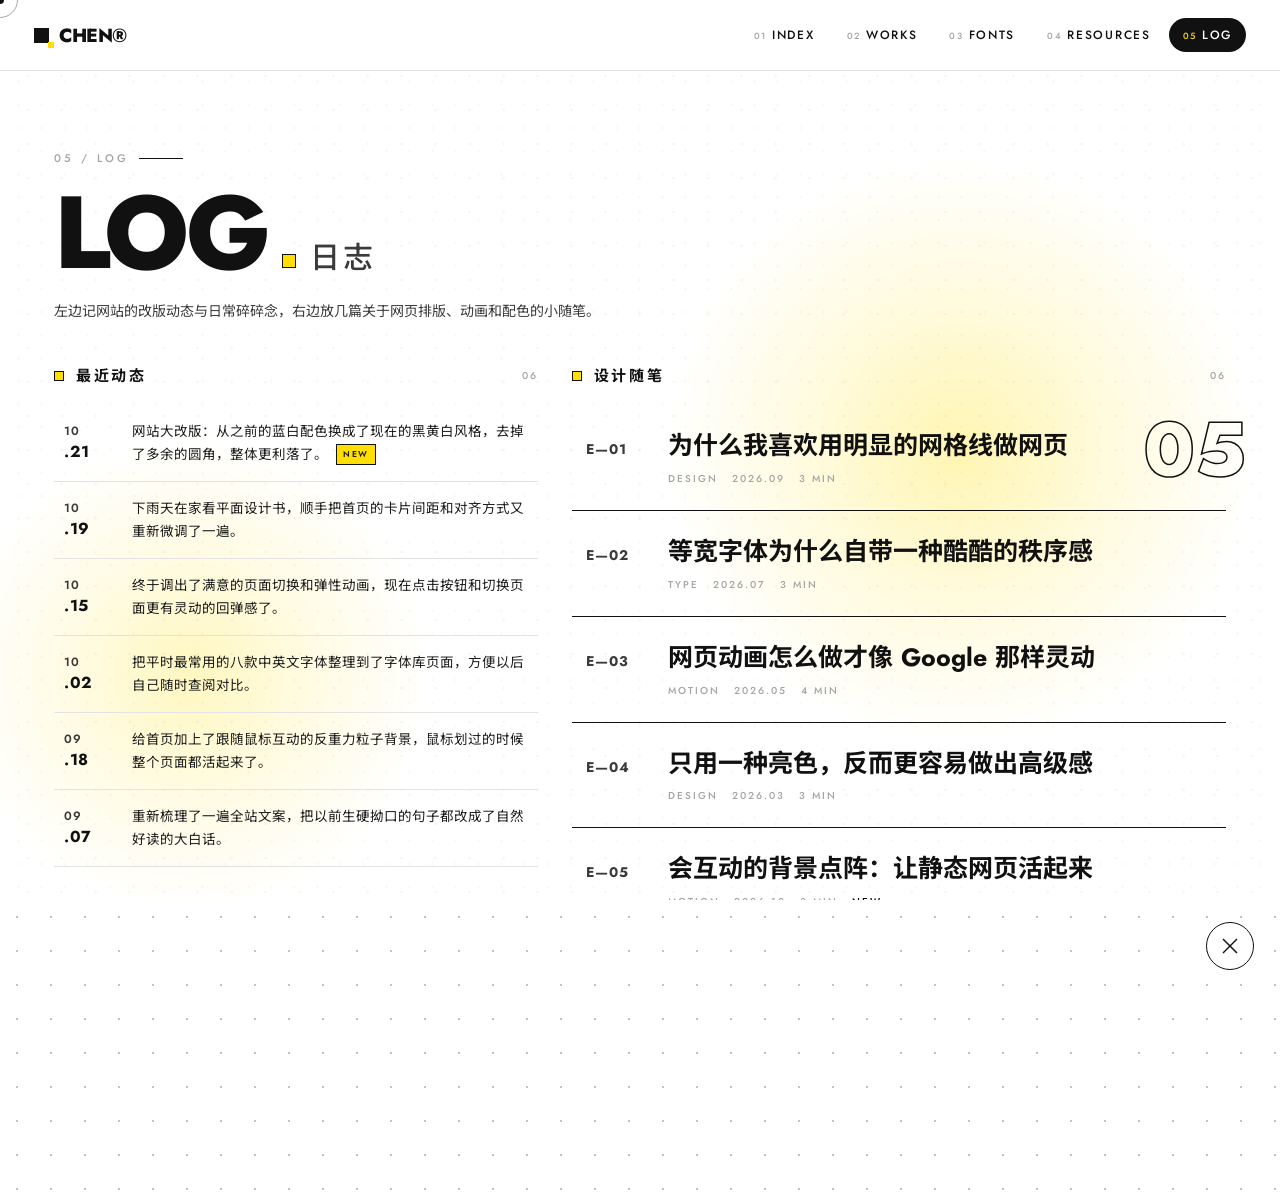
<file: log.html>
<!DOCTYPE html>
<html class="no-js" lang="zh-CN">
<head>
<meta charset="UTF-8">
<script>document.documentElement.className=document.documentElement.className.replace('no-js','js');try{if(!document.prerendering&&!sessionStorage.getItem('chen_pre'))document.documentElement.className+=' pre';}catch(e){document.documentElement.className+=' pre';}</script>
<script type="speculationrules">
{
  "prerender": [{
    "where": { "href_matches": "/*.html" },
    "eagerness": "eager"
  }]
}
</script>
<meta content="width=device-width, initial-scale=1.0" name="viewport">
<title>LOG 日志 — CHEN'S SPACE</title>
<link href="https://fonts.googleapis.com" rel="preconnect">
<link crossorigin href="https://fonts.gstatic.com" rel="preconnect">
<link href="https://fonts.googleapis.com/css2?family=Jost:wght@400;500;600;700;800&family=Instrument+Sans:wght@400;500;600&family=Noto+Sans+SC:wght@400;500;700&display=swap" rel="stylesheet">
<link rel="stylesheet" href="assets/site.css?v=2">
<style>
body.reader-open{overflow:hidden}

/* ================= LOG LAYOUT ================= */
.log-wrap{position:relative;z-index:2;max-width:1240px;margin:0 auto;padding:0 34px 90px;display:grid;grid-template-columns:minmax(0,.85fr) minmax(0,1.15fr);gap:34px;align-items:start}
.col-title{
  display:flex;align-items:center;gap:12px;margin-bottom:18px;
  font-family:var(--disp);font-weight:700;font-size:15px;letter-spacing:.18em;text-transform:uppercase;
}
.col-title .dot{width:10px;height:10px;background:var(--accent);border:1.5px solid var(--ink);transition:transform .45s var(--spring)}
.col-title:hover .dot{transform:rotate(45deg) scale(1.25)}
.col-title .cnt{margin-left:auto;font-weight:500;font-size:10px;letter-spacing:.2em;color:var(--muted)}

/* log entries */
.log-col{position:sticky;top:100px}
.log-item{
  display:grid;grid-template-columns:52px minmax(0,1fr);gap:16px;
  padding:15px 10px;border-bottom:1px solid var(--line);
  transition:background-color .35s var(--ease-out),padding-left .45s var(--spring-soft);
}
.log-item:hover{background:var(--paper);padding-left:20px}
.log-item .d{font-family:var(--disp);font-weight:600;font-size:12px;letter-spacing:.06em;color:#3a3a3a;padding-top:2px;transition:transform .35s var(--spring)}
.log-item:hover .d{transform:translateX(2px)}
.log-item .d b{display:block;font-size:16px;color:var(--ink)}
.log-item p{font-size:13.5px;line-height:1.7;color:#1c1c1c}
.log-item .new{
  display:inline-block;font-family:var(--disp);font-weight:600;font-size:8.5px;letter-spacing:.2em;
  background:var(--accent);border:1px solid var(--ink);padding:2px 6px;margin-left:8px;vertical-align:2px;
}

/* essay rows */
.essay{
  display:grid;grid-template-columns:64px minmax(0,1fr) auto;align-items:baseline;gap:18px;
  padding:24px 14px;border-bottom:1.5px solid var(--ink);cursor:pointer;
  transition:background-color .35s var(--ease-out),padding-left .48s var(--spring-soft),transform .4s var(--spring-soft);
}
.essay:hover{background:var(--accent);padding-left:28px}
.essay:active{transform:scale(.99);transition-duration:.12s}
.essay .no{font-family:var(--disp);font-weight:700;font-size:14px;letter-spacing:.08em;color:#3a3a3a}
.essay h3{font-family:var(--disp);font-weight:700;font-size:clamp(18px,2.2vw,25px);letter-spacing:0;line-height:1.35}
.essay .meta{
  display:flex;gap:14px;flex-wrap:wrap;margin-top:8px;
  font-family:var(--disp);font-weight:500;font-size:10px;letter-spacing:.2em;text-transform:uppercase;color:var(--muted);
}
.essay .go{
  font-family:var(--disp);font-weight:600;font-size:20px;
  transform:translate(-8px,6px) scale(.85);opacity:0;transition:transform .48s var(--spring),opacity .3s var(--ease-out);
}
.essay:hover .go{transform:translate(0,0) scale(1);opacity:1}

/* ================= READER OVERLAY ================= */
.reader{
  position:fixed;inset:0;z-index:600;
  background:var(--bg);
  transform:translateY(100%);
  transition:transform .72s var(--ease-out);
  overflow-y:auto;overscroll-behavior:contain;
  will-change:transform;
}
.reader.open{transform:translateY(0)}
.reader-inner{
  position:relative;max-width:840px;margin:0 auto;padding:110px 28px 90px;
  opacity:0;transform:translateY(28px);
  transition:opacity .55s var(--ease-out) .15s,transform .65s var(--spring-soft) .15s;
}
.reader.open .reader-inner{opacity:1;transform:translateY(0)}
.reader-bg{position:fixed;inset:0;z-index:0;pointer-events:none;opacity:.6;
  background-image:radial-gradient(circle,rgba(0,0,0,.4) 1.2px,transparent 1.3px);background-size:34px 34px}
.reader-close{
  position:fixed;top:22px;right:26px;z-index:3;
  width:48px;height:48px;background:var(--bg);border:1.5px solid var(--ink);border-radius:50%;
  display:flex;align-items:center;justify-content:center;
  transition:background-color .35s var(--ease-out),transform .5s var(--spring);
}
.reader-close:hover{background:var(--accent);transform:rotate(90deg) scale(1.1)}
.reader-close:active{transform:rotate(90deg) scale(.92);transition-duration:.12s}
.reader-close svg{width:18px;height:18px}
.reader-meta{
  position:relative;z-index:1;
  display:flex;gap:26px;flex-wrap:wrap;
  font-family:var(--disp);font-weight:500;font-size:10px;letter-spacing:.24em;text-transform:uppercase;color:#3a3a3a;
  padding-bottom:18px;border-bottom:1.5px solid var(--ink);margin-bottom:34px;
}
.reader-meta b{color:var(--ink)}
.reader h2{
  position:relative;z-index:1;
  font-family:var(--disp);font-weight:800;
  font-size:clamp(32px,5.5vw,58px);line-height:1.12;letter-spacing:-.02em;
  margin-bottom:38px;
}
.reader h2 em{
  font-style:normal;box-shadow:inset 0 -0.32em 0 var(--accent);
}
.reader .para{
  position:relative;z-index:1;
  font-size:16.5px;line-height:2.05;color:#1c1c1c;max-width:680px;
  margin-bottom:28px;
}
.reader .para::first-letter{font-family:var(--disp);font-weight:800}
.reader .endmark{
  position:relative;z-index:1;margin-top:44px;
  display:flex;align-items:center;gap:14px;
  font-family:var(--disp);font-weight:600;font-size:10px;letter-spacing:.3em;text-transform:uppercase;color:#3a3a3a;
}
.reader .endmark::before{content:"";width:34px;height:1.5px;background:var(--ink)}
.reader .endmark .sq{width:9px;height:9px;background:var(--accent);border:1.5px solid var(--ink)}

/* ================= PAGE RESPONSIVE ================= */
@media (max-width:900px){
  .log-wrap{padding:0 18px 60px;grid-template-columns:1fr;gap:44px}
  .log-col{position:static}
  .essay{grid-template-columns:48px minmax(0,1fr);gap:12px}
  .essay .go{display:none}
  .reader-inner{padding:90px 20px 70px}
}
</style>
</head>
<body class="loading">

<div id="preloader"><div class="preloader-logo"><span class="sq"></span>CHEN&reg;</div></div>
<div class="veil"><span class="veil-mark"><span class="sq"></span>CHEN&reg;</span></div>
<div class="cursor-dot" id="cursorDot"></div>
<div class="cursor-ring" id="cursorRing"></div>
<div class="dot-matrix-bg"></div>
<div class="dot-matrix-bg layer-2"></div>
<div class="bg-glow"></div>
<div class="page-marker">05</div>

<header class="nav">
  <a class="nav-logo" data-nav href="index.html"><span class="sq"></span>CHEN&reg;</a>
  <nav class="nav-links">
    <a data-nav href="index.html"><span class="no">01</span>Index</a>
    <a data-nav href="works.html"><span class="no">02</span>Works</a>
    <a data-nav href="fonts.html"><span class="no">03</span>Fonts</a>
    <a data-nav href="resources.html"><span class="no">04</span>Resources</a>
    <a class="active" data-nav href="log.html"><span class="no">05</span>Log</a>
  </nav>
</header>

<main>
  <section class="page-head">
    <div class="crumb st" style="--i:0">05 / Log</div>
    <h1 class="st" style="--i:1">Log<span class="yd"></span><span class="cn">日志</span></h1>
    <p class="sub st" style="--i:2">左边记网站的改版动态与日常碎碎念，右边放几篇关于网页排版、动画和配色的小随笔。</p>
  </section>

  <div class="log-wrap">

    <!-- log column -->
    <aside class="log-col st" style="--i:3">
      <div class="col-title"><span class="dot"></span>最近动态<span class="cnt">06</span></div>
      <div class="log-item">
        <span class="d">10<b>.21</b></span>
        <p>网站大改版：从之前的蓝白配色换成了现在的黑黄白风格，去掉了多余的圆角，整体更利落了。<span class="new">NEW</span></p>
      </div>
      <div class="log-item">
        <span class="d">10<b>.19</b></span>
        <p>下雨天在家看平面设计书，顺手把首页的卡片间距和对齐方式又重新微调了一遍。</p>
      </div>
      <div class="log-item">
        <span class="d">10<b>.15</b></span>
        <p>终于调出了满意的页面切换和弹性动画，现在点击按钮和切换页面更有灵动的回弹感了。</p>
      </div>
      <div class="log-item">
        <span class="d">10<b>.02</b></span>
        <p>把平时最常用的八款中英文字体整理到了字体库页面，方便以后自己随时查阅对比。</p>
      </div>
      <div class="log-item">
        <span class="d">09<b>.18</b></span>
        <p>给首页加上了跟随鼠标互动的反重力粒子背景，鼠标划过的时候整个页面都活起来了。</p>
      </div>
      <div class="log-item">
        <span class="d">09<b>.07</b></span>
        <p>重新梳理了一遍全站文案，把以前生硬拗口的句子都改成了自然好读的大白话。</p>
      </div>
    </aside>

    <!-- essays column -->
    <section class="essay-col">
      <div class="col-title st" style="--i:4"><span class="dot"></span>设计随笔<span class="cnt">06</span></div>

      <article class="essay st" data-idx="0" style="--i:5">
        <span class="no">E&mdash;01</span>
        <div>
          <h3>为什么我喜欢用明显的网格线做网页</h3>
          <div class="meta"><span>DESIGN</span><span>2026.09</span><span>3 MIN</span></div>
        </div>
        <span class="go">&rarr;</span>
      </article>

      <article class="essay st" data-idx="1" style="--i:6">
        <span class="no">E&mdash;02</span>
        <div>
          <h3>等宽字体为什么自带一种酷酷的秩序感</h3>
          <div class="meta"><span>TYPE</span><span>2026.07</span><span>3 MIN</span></div>
        </div>
        <span class="go">&rarr;</span>
      </article>

      <article class="essay st" data-idx="2" style="--i:7">
        <span class="no">E&mdash;03</span>
        <div>
          <h3>网页动画怎么做才像 Google 那样灵动</h3>
          <div class="meta"><span>MOTION</span><span>2026.05</span><span>4 MIN</span></div>
        </div>
        <span class="go">&rarr;</span>
      </article>

      <article class="essay st" data-idx="3" style="--i:8">
        <span class="no">E&mdash;04</span>
        <div>
          <h3>只用一种亮色，反而更容易做出高级感</h3>
          <div class="meta"><span>DESIGN</span><span>2026.03</span><span>3 MIN</span></div>
        </div>
        <span class="go">&rarr;</span>
      </article>

      <article class="essay st" data-idx="4" style="--i:9">
        <span class="no">E&mdash;05</span>
        <div>
          <h3>会互动的背景点阵：让静态网页活起来</h3>
          <div class="meta"><span>MOTION</span><span>2026.10</span><span>3 MIN</span><span style="color:var(--ink)">NEW</span></div>
        </div>
        <span class="go">&rarr;</span>
      </article>

      <article class="essay st" data-idx="5" style="--i:10">
        <span class="no">E&mdash;06</span>
        <div>
          <h3>为什么最后选了亮黄色作为全站主题色</h3>
          <div class="meta"><span>COLOR</span><span>2026.10</span><span>3 MIN</span><span style="color:var(--ink)">NEW</span></div>
        </div>
        <span class="go">&rarr;</span>
      </article>
    </section>

  </div>
</main>

<footer class="footer">
  <div class="f-col"><span>&copy; 2026 CHEN</span><span>SYSTEM 02</span></div>
  <div class="f-col">
    <a href="https://github.com" rel="noopener" target="_blank">GitHub &nearr;</a>
    <a href="https://www.bilibili.com" rel="noopener" target="_blank">Bilibili &nearr;</a>
    <a href="https://x.com" rel="noopener" target="_blank">X / Twitter &nearr;</a>
  </div>
  <div class="f-col"><a data-nav href="index.html">&larr; Back to Index</a></div>
</footer>

<!-- reader overlay -->
<div aria-modal="true" class="reader" id="reader" role="dialog">
  <div class="reader-bg"></div>
  <button aria-label="关闭" class="reader-close" id="readerClose">
    <svg fill="none" viewBox="0 0 18 18"><line stroke="#111" stroke-width="1.5" x1="2" x2="16" y1="2" y2="16"/><line stroke="#111" stroke-width="1.5" x1="2" x2="16" y1="16" y2="2"/></svg>
  </button>
  <div class="reader-inner">
    <div class="reader-meta" id="rMeta"></div>
    <h2 id="rTitle"></h2>
    <div id="rBody"></div>
    <div class="endmark"><span class="sq"></span>全文完 &mdash; CHEN</div>
  </div>
</div>

<script>
(function(){
'use strict';
var reduceMotion = window.matchMedia && window.matchMedia('(prefers-reduced-motion: reduce)').matches;
var finePointer = window.matchMedia && window.matchMedia('(hover: hover) and (pointer: fine)').matches;

function reveal(){
  document.body.classList.remove('loading');
  document.body.classList.add('revealed');
}
window.addEventListener('load', function(){
  var pre = document.getElementById('preloader');
  if (document.documentElement.classList.contains('pre') && pre) {
    setTimeout(function(){
      pre.classList.add('preloader-hide');
      try{ sessionStorage.setItem('chen_pre','1'); }catch(e){}
      setTimeout(function(){ document.documentElement.classList.remove('pre'); reveal(); }, 880);
    }, reduceMotion ? 100 : 1050);
  } else {
    document.documentElement.classList.remove('pre');
    setTimeout(reveal, 100);
  }
});

/* ---------- View Transition ---------- */
window.addEventListener('pagereveal', function (e) {
  var html = document.documentElement;
  html.classList.remove('pre');
  document.body.classList.remove('loading', 'leaving');
  document.body.classList.add('revealed');
  if (!e.viewTransition) return;
  document.body.classList.add('vt-arrive');
  setTimeout(function () { document.body.classList.remove('vt-arrive'); }, 900);
  var type = '';
  try { type = navigation.activation.navigationType; } catch (err) {}
  html.dataset.nav = (type === 'traverse') ? 'back' : 'fwd';
});

/* ---------- 站内导航 ---------- */
document.addEventListener('click', function (e) {
  if (e.defaultPrevented || e.button !== 0) return;
  if (e.metaKey || e.ctrlKey || e.shiftKey || e.altKey) return;
  var a = e.target.closest ? e.target.closest('a[data-nav]') : null;
  if (!a || (a.target && a.target !== '_self')) return;
  var href = a.getAttribute('href');
  if (!href) return;
  e.preventDefault();
  document.body.classList.add('leaving');
  setTimeout(function () {
    window.location.href = href;
  }, reduceMotion ? 0 : 450);
});

/* ---------- Spring Physics Cursor (Converging Focus) ---------- */
var dot = document.getElementById('cursorDot');
var ring = document.getElementById('cursorRing');
var mx = innerWidth / 2, my = innerHeight / 2, rx = mx, ry = my, vx = 0, vy = 0;
var cursorMoving = false;

if (finePointer) {
  window.addEventListener('mousemove', function(e){
    mx = e.clientX; my = e.clientY;
    if (!cursorMoving) {
      cursorMoving = true;
      requestAnimationFrame(cursorTick);
    }
  }, { passive: true });
  document.addEventListener('mouseover', function(e){
    if (!e.target.closest) return;
    var hit = e.target.closest('a,button,.essay');
    document.body.classList.toggle('cursor-hover', !!hit);
  }, { passive: true });
  window.addEventListener('mousedown', function(){ document.body.classList.add('cursor-down'); }, { passive: true });
  window.addEventListener('mouseup', function(){ document.body.classList.remove('cursor-down'); }, { passive: true });
}

function cursorTick(){
  var dx = mx - rx, dy = my - ry;
  vx = (vx + dx * 0.24) * 0.72;
  vy = (vy + dy * 0.24) * 0.72;
  rx += vx; ry += vy;
  if (dot) dot.style.transform = 'translate3d(' + mx + 'px,' + my + 'px,0)';
  if (ring) ring.style.transform = 'translate3d(' + rx + 'px,' + ry + 'px,0)';
  if (Math.abs(dx) > 0.1 || Math.abs(dy) > 0.1 || Math.abs(vx) > 0.05 || Math.abs(vy) > 0.05) {
    requestAnimationFrame(cursorTick);
  } else {
    cursorMoving = false;
  }
}

/* ---------- essays data ---------- */
var ARTICLES = [
  {
    no:'E\u201401', date:'2026.09', cat:'DESIGN', read:'3 MIN',
    tPre:'为什么我喜欢用明显的', tEm:'网格线', tPost:'做网页',
    body:[
      '平时逛网站的时候，我最喜欢那种结构清清楚楚的页面。把边框和分割线大方地露出来，每个模块该放在哪、占多大地方都一目了然，完全不需要靠花里胡哨的渐变和阴影去硬凑。',
      '1.5px 的黑色实线搭配干净的留白，就像给网页搭了一副结实的骨架。不管是大标题、卡片还是底部的小标签，只要乖乖对齐在网格线上，整个页面自然就会有一种很舒服的秩序感。',
      '对我自己来说，这也是最省心、最耐看的设计方式：少做一点多余的装饰，把重点留给真正想展示的内容。'
    ]
  },
  {
    no:'E\u201402', date:'2026.07', cat:'TYPE', read:'3 MIN',
    tPre:'', tEm:'等宽字体', tPost:'为什么自带一种酷酷的秩序感',
    body:[
      '平时我们用的大多数字体，字母 i 是瘦的，字母 m 是胖的，这样读长文章更省眼力。但等宽字体偏偏反过来——不管胖瘦，每个字母和数字占的格子宽度完全一样。',
      '这种源自老式打字机和代码编辑器的规则，放在网页设计里反而有种独特的机械美感。尤其是拿来排作品编号、日期、坐标和实时时钟的时候，数字跳动也不会左右乱晃。',
      '所以在网站里，我把大标题交给几何无衬线体，把小标签和编号交给等宽字体，两者搭在一起刚刚好。'
    ]
  },
  {
    no:'E\u201403', date:'2026.05', cat:'MOTION', read:'4 MIN',
    tPre:'网页动画怎么做才像 ', tEm:'Google 那样灵动', tPost:'',
    body:[
      '刚开始给网页加动画时，如果直接用默认的匀速（linear），动起来就会显得很生硬、像机器人一样。后来研究了一下 Google Material 3 的动画规范，发现秘诀其实就是“弹性加速度”。',
      '现实生活里没有东西是匀速运动的：手指点按按钮会有轻微回缩，卡片弹出来的时候会先快后慢、甚至带一点点微妙的过冲回弹（Spring）。',
      '给鼠标跟随、卡片悬浮和筛选切换加上弹簧物理参数之后，原本静态的纯 CSS 网页一下子就有了呼吸感和手感，怎么点都不会觉得腻。'
    ]
  },
  {
    no:'E\u201404', date:'2026.03', cat:'DESIGN', read:'3 MIN',
    tPre:'只用', tEm:'一种亮色', tPost:'，反而更容易做出高级感',
    body:[
      '以前做页面总想多放几种好看的颜色，结果往往是红绿蓝紫混在一起，哪里都想突出，最后哪里都没重点。后来干脆给自己定了个简单的规矩：除了黑白灰，全站只允许用一种强调色。',
      '当整个画面都是干净的黑白线条时，哪怕只是右上角一颗 12px 的小黄块，或者卡片悬停时弹出的一层亮黄底色，都能瞬间抓住视线。',
      '颜色越克制，仅有的那一点亮色就越显眼。对新手来说，这也是最不容易翻车的配色偷懒妙招。'
    ]
  },
  {
    no:'E\u201405', date:'2026.10', cat:'MOTION', read:'3 MIN',
    tPre:'会互动的', tEm:'背景点阵', tPost:'：让静态网页活起来',
    body:[
      '纯白背景看久了难免有点单调，但如果放太复杂的视频或大图又会抢了正文的戏。很喜欢 Google Antigravity 首页那种粒子跟随鼠标互动的巧思，于是也给自己的首页做了一个。',
      '平时鼠标不动的时候，背景里的点阵只是静静地轻微起伏；一旦移动鼠标，周围的粒子就会像受到反重力场一样向四周散开、拉长成胶囊形状，并亮起主题黄，等鼠标移开又像装了小弹簧一样自动归位。',
      '点击页面任意地方还会荡开一圈冲击波——既不耽误看内容，闲暇时晃晃鼠标也特别解压。'
    ]
  },
  {
    no:'E\u201406', date:'2026.10', cat:'COLOR', read:'3 MIN',
    tPre:'为什么最后选了', tEm:'亮黄色', tPost:'作为全站主题色',
    body:[
      '在这个版本之前，网站原本用的是白底配深蓝色，虽然稳重，但总觉得少了一点让人眼前一亮的活力。尝试了一圈颜色后，最后锁定了现在这个高饱和度的明黄（#FFDE00）。',
      '亮黄色和纯黑色搭在一起有着极强的视觉冲击力，既像工业设计里的警示标签，又带着一点街头涂鸦和潮流海报的爽快劲儿。',
      '把它用在页面转场遮罩、卡片阴影和微小的装饰方块上，不用大面积铺满，就能让整个个人空间拥有独特的记忆点。'
    ]
  }
];

/* ---------- reader ---------- */
var reader = document.getElementById('reader');
var rMeta = document.getElementById('rMeta');
var rTitle = document.getElementById('rTitle');
var rBody = document.getElementById('rBody');

function metaSpan(label, val){
  var s = document.createElement('span');
  s.textContent = label + ' / ';
  var b = document.createElement('b');
  b.textContent = val;
  s.appendChild(b);
  return s;
}
function openEssay(idx){
  var a = ARTICLES[idx];
  if (!a) return;
  rMeta.textContent = '';
  var mFrag = document.createDocumentFragment();
  mFrag.appendChild(metaSpan('No', a.no));
  mFrag.appendChild(metaSpan('Date', a.date));
  mFrag.appendChild(metaSpan('Cat', a.cat));
  mFrag.appendChild(metaSpan('Read', a.read));
  rMeta.appendChild(mFrag);

  rTitle.textContent = a.tPre;
  if (a.tEm) {
    var em = document.createElement('em');
    em.textContent = a.tEm;
    rTitle.appendChild(em);
  }
  if (a.tPost) rTitle.appendChild(document.createTextNode(a.tPost));

  rBody.textContent = '';
  var bFrag = document.createDocumentFragment();
  for (var i = 0; i < a.body.length; i++) {
    var p = document.createElement('p');
    p.className = 'para';
    p.textContent = a.body[i];
    bFrag.appendChild(p);
  }
  rBody.appendChild(bFrag);

  reader.classList.add('open');
  document.body.classList.add('reader-open');
  reader.scrollTop = 0;
}
function closeEssay(){
  reader.classList.remove('open');
  document.body.classList.remove('reader-open');
}

document.querySelectorAll('.essay').forEach(function(el){
  el.addEventListener('click', function(){
    openEssay(parseInt(el.getAttribute('data-idx'), 10));
  });
});
document.getElementById('readerClose').addEventListener('click', closeEssay);
window.addEventListener('keydown', function(e){
  if (e.key === 'Escape' && reader.classList.contains('open')) closeEssay();
});
})();
</script>
</body>
</html>
</file>
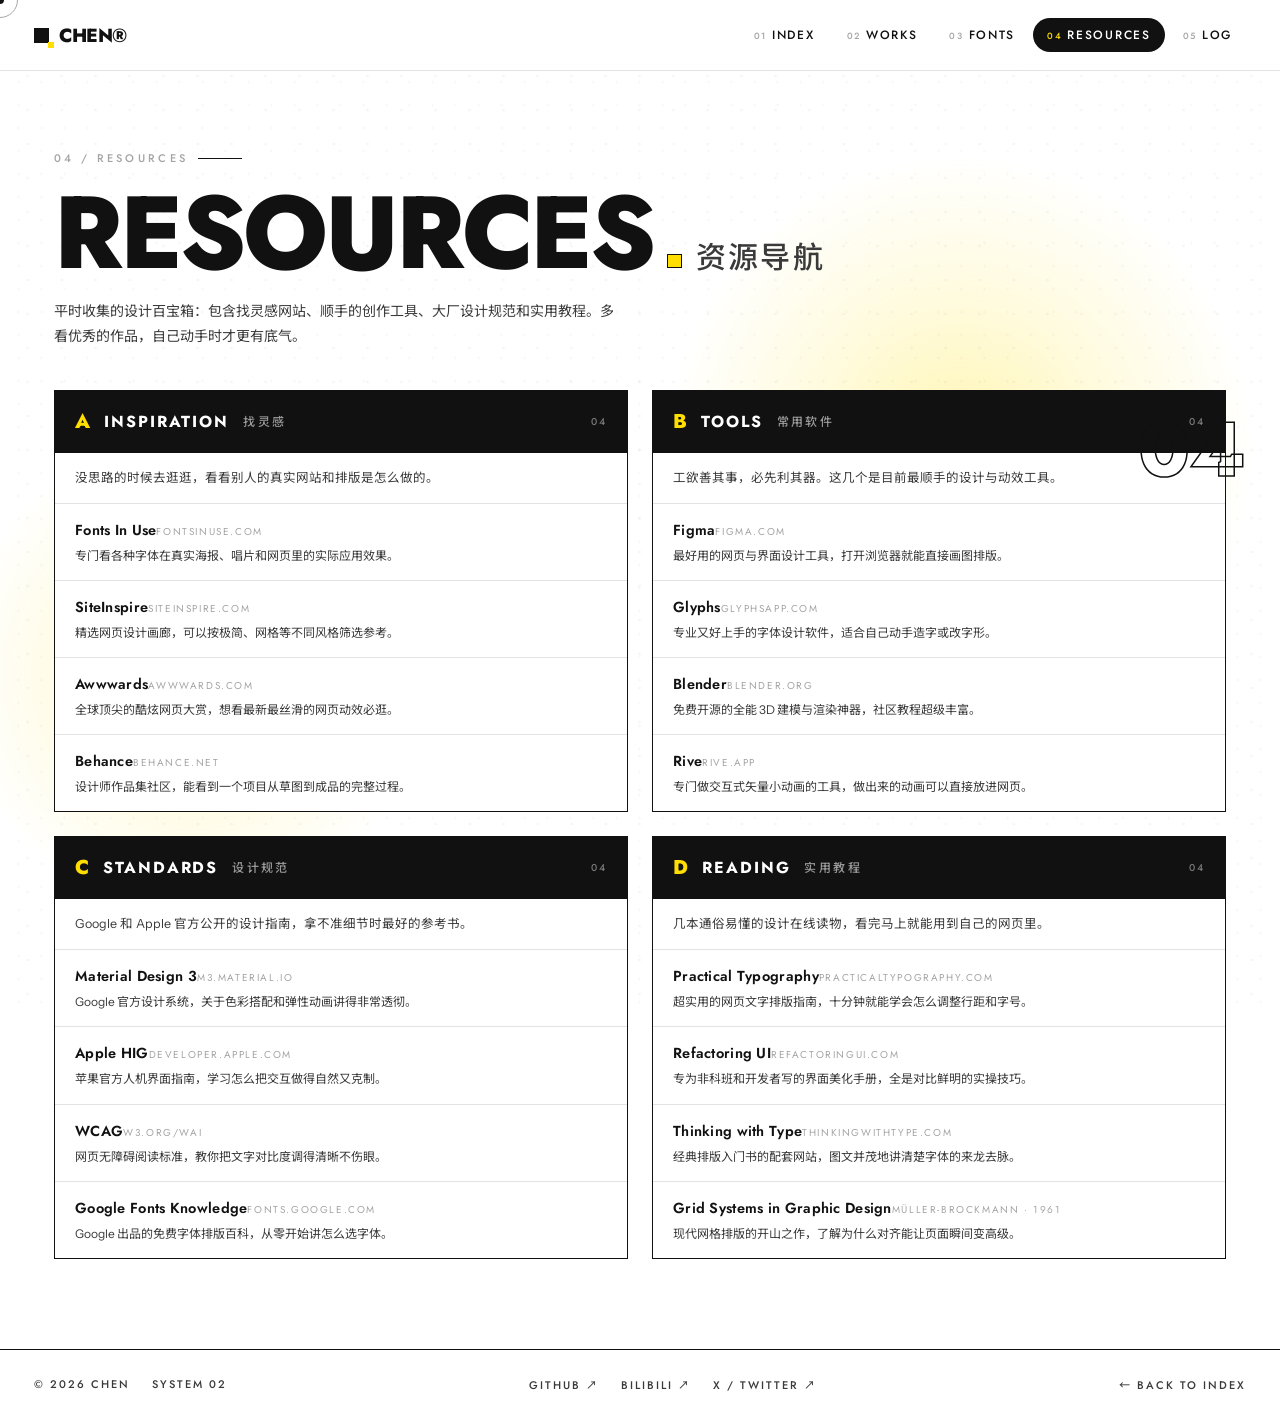
<file: resources.html>
<!DOCTYPE html>
<html class="no-js" lang="zh-CN">
<head>
<meta charset="UTF-8">
<script>document.documentElement.className=document.documentElement.className.replace('no-js','js');try{if(!document.prerendering&&!sessionStorage.getItem('chen_pre'))document.documentElement.className+=' pre';}catch(e){document.documentElement.className+=' pre';}</script>
<script type="speculationrules">
{
  "prerender": [{
    "where": { "href_matches": "/*.html" },
    "eagerness": "eager"
  }]
}
</script>
<meta content="width=device-width, initial-scale=1.0" name="viewport">
<title>RESOURCES 资源导航 — CHEN'S SPACE</title>
<link href="https://fonts.googleapis.com" rel="preconnect">
<link crossorigin href="https://fonts.gstatic.com" rel="preconnect">
<link href="https://fonts.googleapis.com/css2?family=Jost:wght@400;500;600;700;800&family=Instrument+Sans:wght@400;500;600&family=Noto+Sans+SC:wght@400;500;700&display=swap" rel="stylesheet">
<link rel="stylesheet" href="assets/site.css?v=2">
<style>
/* ================= CATEGORY GRID ================= */
.res-grid{position:relative;z-index:2;max-width:1240px;margin:0 auto;padding:0 34px 90px;display:grid;grid-template-columns:repeat(2,1fr);gap:24px}
.cat{border:1.5px solid var(--ink);background:var(--bg);transition:box-shadow .52s var(--spring-soft),transform .52s var(--spring-soft)}
.cat:hover{transform:translateY(-6px) scale(1.005);box-shadow:8px 8px 0 var(--accent)}
.cat-head{
  display:flex;align-items:center;gap:14px;
  background:var(--ink);color:var(--bg);
  padding:16px 20px;border-bottom:1.5px solid var(--ink);
}
.cat-head .no{
  font-family:var(--disp);font-weight:800;font-size:20px;color:var(--accent);
  -webkit-text-stroke:0;
  transition:transform .45s var(--spring);
}
.cat:hover .cat-head .no{transform:scale(1.18) rotate(-6deg)}
.cat-head b{font-family:var(--disp);font-weight:700;font-size:16px;letter-spacing:.12em;text-transform:uppercase}
.cat-head .cn{font-family:var(--disp);font-weight:500;font-size:12px;letter-spacing:.2em;color:#999;text-transform:uppercase}
.cat-head .cnt{margin-left:auto;font-family:var(--disp);font-weight:500;font-size:10px;letter-spacing:.2em;color:#777}
.cat-desc{padding:14px 20px;font-size:12.5px;line-height:1.75;color:#3a3a3a;border-bottom:1px solid var(--line)}
.cat-list a{
  display:grid;grid-template-columns:minmax(0,1fr) auto;align-items:center;gap:12px;
  padding:15px 20px;border-bottom:1px solid var(--line);
  transition:background-color .35s var(--ease-out),padding-left .45s var(--spring-soft);
}
.cat-list a:last-child{border-bottom:none}
.cat-list a:hover{background:var(--accent);padding-left:28px}
.cat-list .l-name{font-family:var(--disp);font-weight:600;font-size:14.5px;letter-spacing:.02em}
.cat-list .l-host{font-family:var(--disp);font-weight:400;font-size:10px;letter-spacing:.16em;color:var(--muted);text-transform:uppercase;margin-top:4px;transition:color .3s}
.cat-list a:hover .l-host{color:#3a3a3a}
.cat-list .l-desc{display:block;font-size:12px;color:#3a3a3a;margin-top:6px;line-height:1.6}
.cat-list .l-ar{font-family:var(--disp);font-size:17px;transform:translate(-8px,8px) scale(.85);opacity:0;transition:transform .45s var(--spring),opacity .3s var(--ease-out)}
.cat-list a:hover .l-ar{transform:translate(0,0) scale(1);opacity:1}

/* ================= PAGE RESPONSIVE ================= */
@media (max-width:900px){
  .res-grid{padding:0 18px 60px;grid-template-columns:1fr}
}
</style>
</head>
<body class="loading">

<div id="preloader"><div class="preloader-logo"><span class="sq"></span>CHEN&reg;</div></div>
<div class="veil"><span class="veil-mark"><span class="sq"></span>CHEN&reg;</span></div>
<div class="cursor-dot" id="cursorDot"></div>
<div class="cursor-ring" id="cursorRing"></div>
<div class="dot-matrix-bg"></div>
<div class="dot-matrix-bg layer-2"></div>
<div class="bg-glow"></div>
<div class="page-marker">04</div>

<header class="nav">
  <a class="nav-logo" data-nav href="index.html"><span class="sq"></span>CHEN&reg;</a>
  <nav class="nav-links">
    <a data-nav href="index.html"><span class="no">01</span>Index</a>
    <a data-nav href="works.html"><span class="no">02</span>Works</a>
    <a data-nav href="fonts.html"><span class="no">03</span>Fonts</a>
    <a class="active" data-nav href="resources.html"><span class="no">04</span>Resources</a>
    <a data-nav href="log.html"><span class="no">05</span>Log</a>
  </nav>
</header>

<main>
  <section class="page-head">
    <div class="crumb st" style="--i:0">04 / Resources</div>
    <h1 class="st" style="--i:1">Resources<span class="yd"></span><span class="cn">资源导航</span></h1>
    <p class="sub st" style="--i:2">平时收集的设计百宝箱：包含找灵感网站、顺手的创作工具、大厂设计规范和实用教程。多看优秀的作品，自己动手时才更有底气。</p>
  </section>

  <section class="res-grid">

    <div class="cat st" style="--i:3">
      <div class="cat-head"><span class="no">A</span><b>Inspiration</b><span class="cn">找灵感</span><span class="cnt">04</span></div>
      <p class="cat-desc">没思路的时候去逛逛，看看别人的真实网站和排版是怎么做的。</p>
      <div class="cat-list">
        <a href="https://fontsinuse.com" rel="noopener" target="_blank">
          <span><span class="l-name">Fonts In Use</span><span class="l-host">fontsinuse.com</span><span class="l-desc">专门看各种字体在真实海报、唱片和网页里的实际应用效果。</span></span>
          <span class="l-ar">&nearr;</span>
        </a>
        <a href="https://www.siteinspire.com" rel="noopener" target="_blank">
          <span><span class="l-name">SiteInspire</span><span class="l-host">siteinspire.com</span><span class="l-desc">精选网页设计画廊，可以按极简、网格等不同风格筛选参考。</span></span>
          <span class="l-ar">&nearr;</span>
        </a>
        <a href="https://www.awwwards.com" rel="noopener" target="_blank">
          <span><span class="l-name">Awwwards</span><span class="l-host">awwwards.com</span><span class="l-desc">全球顶尖的酷炫网页大赏，想看最新最丝滑的网页动效必逛。</span></span>
          <span class="l-ar">&nearr;</span>
        </a>
        <a href="https://www.behance.net" rel="noopener" target="_blank">
          <span><span class="l-name">Behance</span><span class="l-host">behance.net</span><span class="l-desc">设计师作品集社区，能看到一个项目从草图到成品的完整过程。</span></span>
          <span class="l-ar">&nearr;</span>
        </a>
      </div>
    </div>

    <div class="cat st" style="--i:4">
      <div class="cat-head"><span class="no">B</span><b>Tools</b><span class="cn">常用软件</span><span class="cnt">04</span></div>
      <p class="cat-desc">工欲善其事，必先利其器。这几个是目前最顺手的设计与动效工具。</p>
      <div class="cat-list">
        <a href="https://www.figma.com" rel="noopener" target="_blank">
          <span><span class="l-name">Figma</span><span class="l-host">figma.com</span><span class="l-desc">最好用的网页与界面设计工具，打开浏览器就能直接画图排版。</span></span>
          <span class="l-ar">&nearr;</span>
        </a>
        <a href="https://glyphsapp.com" rel="noopener" target="_blank">
          <span><span class="l-name">Glyphs</span><span class="l-host">glyphsapp.com</span><span class="l-desc">专业又好上手的字体设计软件，适合自己动手造字或改字形。</span></span>
          <span class="l-ar">&nearr;</span>
        </a>
        <a href="https://www.blender.org" rel="noopener" target="_blank">
          <span><span class="l-name">Blender</span><span class="l-host">blender.org</span><span class="l-desc">免费开源的全能 3D 建模与渲染神器，社区教程超级丰富。</span></span>
          <span class="l-ar">&nearr;</span>
        </a>
        <a href="https://rive.app" rel="noopener" target="_blank">
          <span><span class="l-name">Rive</span><span class="l-host">rive.app</span><span class="l-desc">专门做交互式矢量小动画的工具，做出来的动画可以直接放进网页。</span></span>
          <span class="l-ar">&nearr;</span>
        </a>
      </div>
    </div>

    <div class="cat st" style="--i:5">
      <div class="cat-head"><span class="no">C</span><b>Standards</b><span class="cn">设计规范</span><span class="cnt">04</span></div>
      <p class="cat-desc">Google 和 Apple 官方公开的设计指南，拿不准细节时最好的参考书。</p>
      <div class="cat-list">
        <a href="https://m3.material.io" rel="noopener" target="_blank">
          <span><span class="l-name">Material Design 3</span><span class="l-host">m3.material.io</span><span class="l-desc">Google 官方设计系统，关于色彩搭配和弹性动画讲得非常透彻。</span></span>
          <span class="l-ar">&nearr;</span>
        </a>
        <a href="https://developer.apple.com/design/human-interface-guidelines/" rel="noopener" target="_blank">
          <span><span class="l-name">Apple HIG</span><span class="l-host">developer.apple.com</span><span class="l-desc">苹果官方人机界面指南，学习怎么把交互做得自然又克制。</span></span>
          <span class="l-ar">&nearr;</span>
        </a>
        <a href="https://www.w3.org/WAI/standards-guidelines/wcag/" rel="noopener" target="_blank">
          <span><span class="l-name">WCAG</span><span class="l-host">w3.org/WAI</span><span class="l-desc">网页无障碍阅读标准，教你把文字对比度调得清晰不伤眼。</span></span>
          <span class="l-ar">&nearr;</span>
        </a>
        <a href="https://fonts.google.com/knowledge" rel="noopener" target="_blank">
          <span><span class="l-name">Google Fonts Knowledge</span><span class="l-host">fonts.google.com</span><span class="l-desc">Google 出品的免费字体排版百科，从零开始讲怎么选字体。</span></span>
          <span class="l-ar">&nearr;</span>
        </a>
      </div>
    </div>

    <div class="cat st" style="--i:6">
      <div class="cat-head"><span class="no">D</span><b>Reading</b><span class="cn">实用教程</span><span class="cnt">04</span></div>
      <p class="cat-desc">几本通俗易懂的设计在线读物，看完马上就能用到自己的网页里。</p>
      <div class="cat-list">
        <a href="https://practicaltypography.com" rel="noopener" target="_blank">
          <span><span class="l-name">Practical Typography</span><span class="l-host">practicaltypography.com</span><span class="l-desc">超实用的网页文字排版指南，十分钟就能学会怎么调整行距和字号。</span></span>
          <span class="l-ar">&nearr;</span>
        </a>
        <a href="https://www.refactoringui.com" rel="noopener" target="_blank">
          <span><span class="l-name">Refactoring UI</span><span class="l-host">refactoringui.com</span><span class="l-desc">专为非科班和开发者写的界面美化手册，全是对比鲜明的实操技巧。</span></span>
          <span class="l-ar">&nearr;</span>
        </a>
        <a href="https://thinkingwithtype.com" rel="noopener" target="_blank">
          <span><span class="l-name">Thinking with Type</span><span class="l-host">thinkingwithtype.com</span><span class="l-desc">经典排版入门书的配套网站，图文并茂地讲清楚字体的来龙去脉。</span></span>
          <span class="l-ar">&nearr;</span>
        </a>
        <a href="https://en.wikipedia.org/wiki/Grid_system_(graphic_design)" rel="noopener" target="_blank">
          <span><span class="l-name">Grid Systems in Graphic Design</span><span class="l-host">M&uuml;ller-Brockmann &middot; 1961</span><span class="l-desc">现代网格排版的开山之作，了解为什么对齐能让页面瞬间变高级。</span></span>
          <span class="l-ar">&nearr;</span>
        </a>
      </div>
    </div>

  </section>
</main>

<footer class="footer">
  <div class="f-col"><span>&copy; 2026 CHEN</span><span>SYSTEM 02</span></div>
  <div class="f-col">
    <a href="https://github.com" rel="noopener" target="_blank">GitHub &nearr;</a>
    <a href="https://www.bilibili.com" rel="noopener" target="_blank">Bilibili &nearr;</a>
    <a href="https://x.com" rel="noopener" target="_blank">X / Twitter &nearr;</a>
  </div>
  <div class="f-col"><a data-nav href="index.html">&larr; Back to Index</a></div>
</footer>

<script>
(function(){
'use strict';
var reduceMotion = window.matchMedia && window.matchMedia('(prefers-reduced-motion: reduce)').matches;
var finePointer = window.matchMedia && window.matchMedia('(hover: hover) and (pointer: fine)').matches;

function reveal(){
  document.body.classList.remove('loading');
  document.body.classList.add('revealed');
}
window.addEventListener('load', function(){
  var pre = document.getElementById('preloader');
  if (document.documentElement.classList.contains('pre') && pre) {
    setTimeout(function(){
      pre.classList.add('preloader-hide');
      try{ sessionStorage.setItem('chen_pre','1'); }catch(e){}
      setTimeout(function(){ document.documentElement.classList.remove('pre'); reveal(); }, 880);
    }, reduceMotion ? 100 : 1050);
  } else {
    document.documentElement.classList.remove('pre');
    setTimeout(reveal, 100);
  }
});

/* ---------- View Transition ---------- */
window.addEventListener('pagereveal', function (e) {
  var html = document.documentElement;
  html.classList.remove('pre');
  document.body.classList.remove('loading', 'leaving');
  document.body.classList.add('revealed');
  if (!e.viewTransition) return;
  document.body.classList.add('vt-arrive');
  setTimeout(function () { document.body.classList.remove('vt-arrive'); }, 900);
  var type = '';
  try { type = navigation.activation.navigationType; } catch (err) {}
  html.dataset.nav = (type === 'traverse') ? 'back' : 'fwd';
});

/* ---------- 站内导航 ---------- */
document.addEventListener('click', function (e) {
  if (e.defaultPrevented || e.button !== 0) return;
  if (e.metaKey || e.ctrlKey || e.shiftKey || e.altKey) return;
  var a = e.target.closest ? e.target.closest('a[data-nav]') : null;
  if (!a || (a.target && a.target !== '_self')) return;
  var href = a.getAttribute('href');
  if (!href) return;
  e.preventDefault();
  document.body.classList.add('leaving');
  setTimeout(function () {
    window.location.href = href;
  }, reduceMotion ? 0 : 450);
});

/* ---------- Spring Physics Cursor (Converging Focus) ---------- */
var dot = document.getElementById('cursorDot');
var ring = document.getElementById('cursorRing');
var mx = innerWidth / 2, my = innerHeight / 2, rx = mx, ry = my, vx = 0, vy = 0;
var cursorMoving = false;

if (finePointer) {
  window.addEventListener('mousemove', function(e){
    mx = e.clientX; my = e.clientY;
    if (!cursorMoving) {
      cursorMoving = true;
      requestAnimationFrame(cursorTick);
    }
  }, { passive: true });
  document.addEventListener('mouseover', function(e){
    if (!e.target.closest) return;
    var hit = e.target.closest('a,button');
    document.body.classList.toggle('cursor-hover', !!hit);
  }, { passive: true });
  window.addEventListener('mousedown', function(){ document.body.classList.add('cursor-down'); }, { passive: true });
  window.addEventListener('mouseup', function(){ document.body.classList.remove('cursor-down'); }, { passive: true });
}

function cursorTick(){
  var dx = mx - rx, dy = my - ry;
  vx = (vx + dx * 0.24) * 0.72;
  vy = (vy + dy * 0.24) * 0.72;
  rx += vx; ry += vy;
  if (dot) dot.style.transform = 'translate3d(' + mx + 'px,' + my + 'px,0)';
  if (ring) ring.style.transform = 'translate3d(' + rx + 'px,' + ry + 'px,0)';
  if (Math.abs(dx) > 0.1 || Math.abs(dy) > 0.1 || Math.abs(vx) > 0.05 || Math.abs(vy) > 0.05) {
    requestAnimationFrame(cursorTick);
  } else {
    cursorMoving = false;
  }
}
})();
</script>
</body>
</html>
</file>
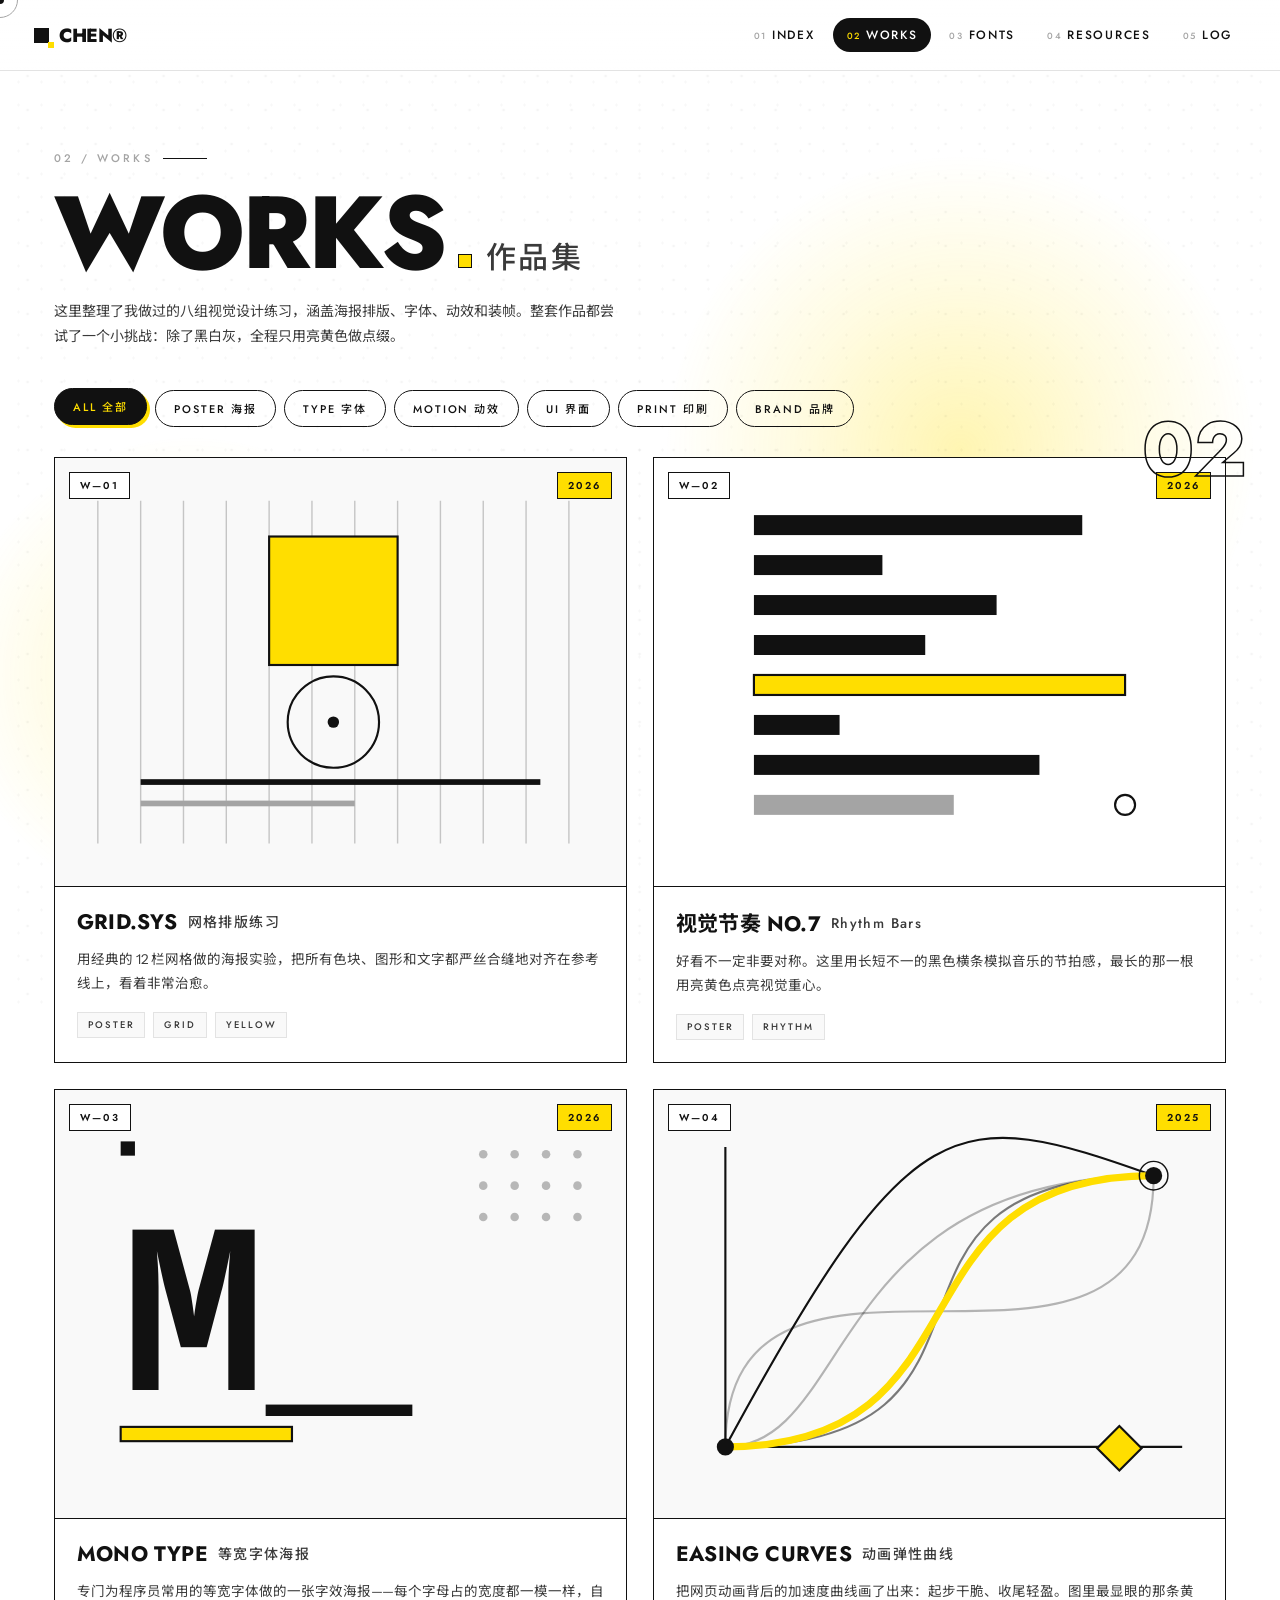
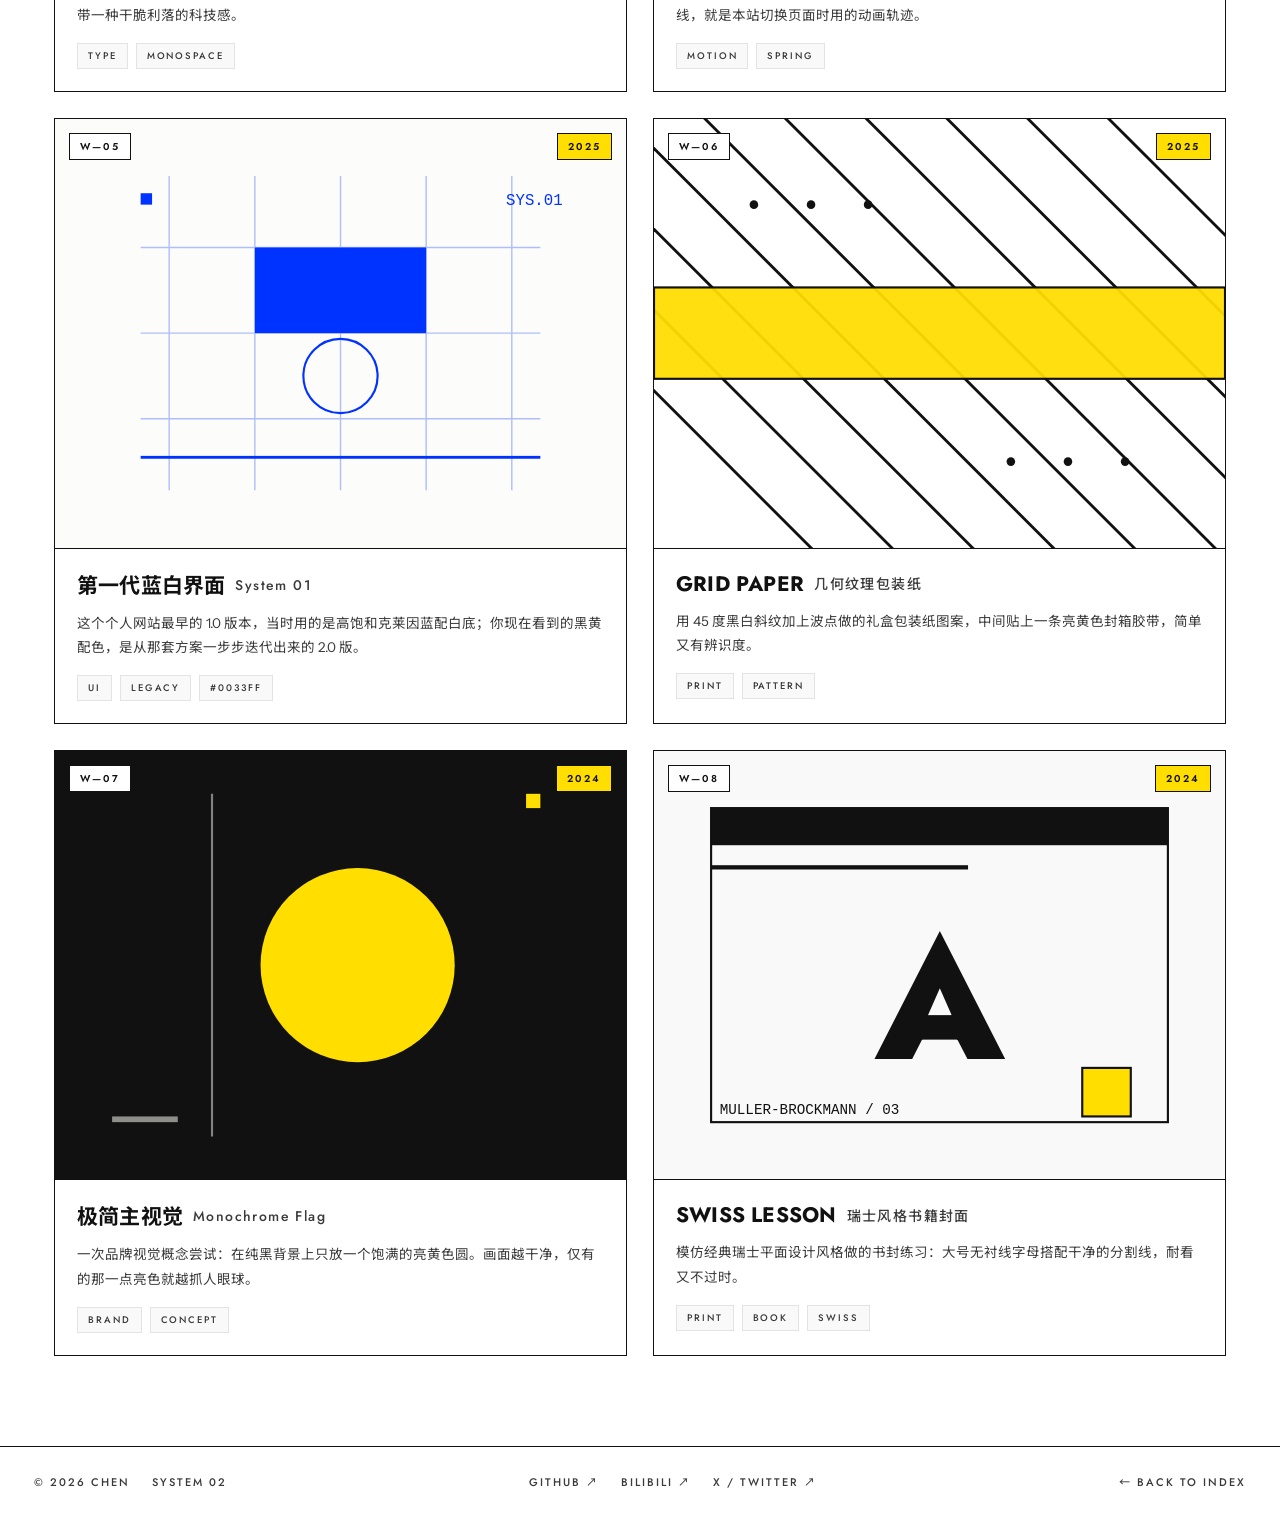
<file: works.html>
<!DOCTYPE html>
<html class="no-js" lang="zh-CN">
<head>
<meta charset="UTF-8">
<script>document.documentElement.className=document.documentElement.className.replace('no-js','js');try{if(!document.prerendering&&!sessionStorage.getItem('chen_pre'))document.documentElement.className+=' pre';}catch(e){document.documentElement.className+=' pre';}</script>
<script type="speculationrules">
{
  "prerender": [{
    "where": { "href_matches": "/*.html" },
    "eagerness": "eager"
  }]
}
</script>
<meta content="width=device-width, initial-scale=1.0" name="viewport">
<title>WORKS 作品集 — CHEN'S SPACE</title>
<link href="https://fonts.googleapis.com" rel="preconnect">
<link crossorigin href="https://fonts.gstatic.com" rel="preconnect">
<link href="https://fonts.googleapis.com/css2?family=Jost:wght@400;500;600;700;800&family=Instrument+Sans:wght@400;500;600&family=Noto+Sans+SC:wght@400;500;700&display=swap" rel="stylesheet">
<link rel="stylesheet" href="assets/site.css?v=2">
<style>
/* ================= FILTERS ================= */
.filters{position:relative;z-index:2;max-width:1240px;margin:0 auto;padding:0 34px 30px;display:flex;gap:8px;flex-wrap:wrap}
.filters button{
  font-family:var(--disp);font-weight:500;font-size:11px;letter-spacing:.18em;text-transform:uppercase;
  padding:9px 18px;border:1.5px solid var(--ink);background:transparent;color:var(--ink);border-radius:999px;
  transition:background-color .35s var(--ease-out),color .35s var(--ease-out),transform .4s var(--spring),box-shadow .4s var(--spring);
}
.filters button:hover{background:var(--paper);transform:translateY(-2px)}
.filters button:active{transform:scale(.94);transition-duration:.12s}
.filters button.on{background:var(--ink);color:var(--accent);transform:translateY(-2px);box-shadow:3px 3px 0 var(--accent)}

/* ================= WORKS GRID ================= */
.works{position:relative;z-index:2;max-width:1240px;margin:0 auto;padding:0 34px 90px;display:grid;grid-template-columns:repeat(2,1fr);gap:26px}
.work{
  display:flex;flex-direction:column;border:1.5px solid var(--ink);background:var(--bg);
  transition:transform .52s var(--spring-soft),box-shadow .52s var(--spring-soft),opacity .4s var(--ease-out);
}
.work:hover{transform:translateY(-8px) scale(1.008);box-shadow:10px 10px 0 var(--accent)}
.work.hidden{display:none}
.work.filter-enter{
  animation:workSpringIn .55s var(--spring-soft) both;
}
@keyframes workSpringIn{
  from{opacity:0;transform:translateY(22px) scale(.96)}
  to{opacity:1;transform:translateY(0) scale(1)}
}
.work-fig{position:relative;overflow:hidden;border-bottom:1.5px solid var(--ink);background:var(--paper)}
.work-fig svg{display:block;width:100%;height:auto;transition:transform .75s var(--spring-soft)}
.work:hover .work-fig svg{transform:scale(1.048)}
.work-badge{
  position:absolute;top:14px;left:14px;
  font-family:var(--disp);font-weight:600;font-size:10px;letter-spacing:.22em;
  background:var(--bg);border:1.5px solid var(--ink);padding:5px 10px;
  transition:transform .4s var(--spring);
}
.work:hover .work-badge{transform:translateY(-2px)}
.work-year{
  position:absolute;top:14px;right:14px;
  font-family:var(--disp);font-weight:600;font-size:10px;letter-spacing:.22em;
  background:var(--accent);border:1.5px solid var(--ink);padding:5px 10px;
  transition:transform .4s var(--spring);
}
.work:hover .work-year{transform:translateY(-2px) scale(1.05)}
.work-info{padding:20px 22px 22px}
.work-info h3{font-family:var(--disp);font-weight:700;font-size:21px;letter-spacing:.01em;text-transform:uppercase;display:flex;align-items:center;gap:10px;flex-wrap:wrap}
.work-info h3 .cn{font-size:14px;font-weight:500;color:#3a3a3a;letter-spacing:.1em;text-transform:none}
.work-info p{margin-top:10px;font-size:13.5px;line-height:1.8;color:#3a3a3a}
.work-tags{margin-top:16px;display:flex;gap:8px;flex-wrap:wrap}
.work-tags span{
  font-family:var(--disp);font-weight:500;font-size:9.5px;letter-spacing:.2em;text-transform:uppercase;
  border:1px solid var(--line);padding:5px 10px;color:#3a3a3a;background:var(--paper);
  transition:border-color .3s,background-color .3s,transform .35s var(--spring);
}
.work:hover .work-tags span{border-color:var(--ink)}

/* ================= PAGE RESPONSIVE ================= */
@media (max-width:900px){
  .filters{padding:0 18px 24px}
  .works{padding:0 18px 60px;grid-template-columns:1fr}
}
</style>
</head>
<body class="loading">

<div id="preloader"><div class="preloader-logo"><span class="sq"></span>CHEN&reg;</div></div>
<div class="veil"><span class="veil-mark"><span class="sq"></span>CHEN&reg;</span></div>
<div class="cursor-dot" id="cursorDot"></div>
<div class="cursor-ring" id="cursorRing"></div>
<div class="dot-matrix-bg"></div>
<div class="dot-matrix-bg layer-2"></div>
<div class="bg-glow"></div>
<div class="page-marker">02</div>

<header class="nav">
  <a class="nav-logo" data-nav href="index.html"><span class="sq"></span>CHEN&reg;</a>
  <nav class="nav-links">
    <a data-nav href="index.html"><span class="no">01</span>Index</a>
    <a class="active" data-nav href="works.html"><span class="no">02</span>Works</a>
    <a data-nav href="fonts.html"><span class="no">03</span>Fonts</a>
    <a data-nav href="resources.html"><span class="no">04</span>Resources</a>
    <a data-nav href="log.html"><span class="no">05</span>Log</a>
  </nav>
</header>

<main>
  <section class="page-head">
    <div class="crumb st" style="--i:0">02 / Works</div>
    <h1 class="st" style="--i:1">Works<span class="yd"></span><span class="cn">作品集</span></h1>
    <p class="sub st" style="--i:2">这里整理了我做过的八组视觉设计练习，涵盖海报排版、字体、动效和装帧。整套作品都尝试了一个小挑战：除了黑白灰，全程只用亮黄色做点缀。</p>
  </section>

  <div class="filters st" style="--i:3">
    <button class="on" data-filter="all">All 全部</button>
    <button data-filter="poster">Poster 海报</button>
    <button data-filter="type">Type 字体</button>
    <button data-filter="motion">Motion 动效</button>
    <button data-filter="ui">UI 界面</button>
    <button data-filter="print">Print 印刷</button>
    <button data-filter="brand">Brand 品牌</button>
  </div>

  <section class="works">

    <!-- W1 GRID.SYS -->
    <article class="work st" data-cat="poster" style="--i:4">
      <div class="work-fig">
        <svg aria-label="GRID.SYS 海报：十二栏网格上悬浮一个黄色方块" role="img" viewBox="0 0 400 300">
          <rect fill="#F9F9F9" height="300" width="400"/>
          <g opacity=".22" stroke="#111" stroke-width="1">
            <line x1="30" x2="30" y1="30" y2="270"/><line x1="60" x2="60" y1="30" y2="270"/>
            <line x1="90" x2="90" y1="30" y2="270"/><line x1="120" x2="120" y1="30" y2="270"/>
            <line x1="150" x2="150" y1="30" y2="270"/><line x1="180" x2="180" y1="30" y2="270"/>
            <line x1="210" x2="210" y1="30" y2="270"/><line x1="240" x2="240" y1="30" y2="270"/>
            <line x1="270" x2="270" y1="30" y2="270"/><line x1="300" x2="300" y1="30" y2="270"/>
            <line x1="330" x2="330" y1="30" y2="270"/><line x1="360" x2="360" y1="30" y2="270"/>
          </g>
          <rect fill="#FFDE00" height="90" stroke="#111" stroke-width="1.5" width="90" x="150" y="55"/>
          <circle cx="195" cy="185" fill="none" r="32" stroke="#111" stroke-width="1.5"/>
          <circle cx="195" cy="185" fill="#111" r="4"/>
          <rect fill="#111" height="4" width="280" x="60" y="225"/>
          <rect fill="#A4A4A4" height="4" width="150" x="60" y="240"/>
        </svg>
        <span class="work-badge">W&mdash;01</span><span class="work-year">2026</span>
      </div>
      <div class="work-info">
        <h3>GRID.SYS <span class="cn">网格排版练习</span></h3>
        <p>用经典的 12 栏网格做的海报实验，把所有色块、图形和文字都严丝合缝地对齐在参考线上，看着非常治愈。</p>
        <div class="work-tags"><span>Poster</span><span>Grid</span><span>Yellow</span></div>
      </div>
    </article>

    <!-- W2 节奏条形实验 -->
    <article class="work st" data-cat="poster" style="--i:5">
      <div class="work-fig">
        <svg aria-label="视觉节奏练习：一组宽度不一的黑色条形，其中一条是黄色" role="img" viewBox="0 0 400 300">
          <rect fill="#FFFFFF" height="300" width="400"/>
          <rect fill="#111" height="14" width="230" x="70" y="40"/>
          <rect fill="#111" height="14" width="90" x="70" y="68"/>
          <rect fill="#111" height="14" width="170" x="70" y="96"/>
          <rect fill="#111" height="14" width="120" x="70" y="124"/>
          <rect fill="#FFDE00" height="14" stroke="#111" stroke-width="1.5" width="260" x="70" y="152"/>
          <rect fill="#111" height="14" width="60" x="70" y="180"/>
          <rect fill="#111" height="14" width="200" x="70" y="208"/>
          <rect fill="#A4A4A4" height="14" width="140" x="70" y="236"/>
          <circle cx="330" cy="243" fill="none" r="7" stroke="#111" stroke-width="1.5"/>
        </svg>
        <span class="work-badge">W&mdash;02</span><span class="work-year">2026</span>
      </div>
      <div class="work-info">
        <h3>视觉节奏 No.7 <span class="cn">Rhythm Bars</span></h3>
        <p>好看不一定非要对称。这里用长短不一的黑色横条模拟音乐的节拍感，最长的那一根用亮黄色点亮视觉重心。</p>
        <div class="work-tags"><span>Poster</span><span>Rhythm</span></div>
      </div>
    </article>

    <!-- W3 MONO TYPE -->
    <article class="work st" data-cat="type" style="--i:4">
      <div class="work-fig">
        <svg aria-label="MONO TYPE：巨大的字母 M 与半调网点" role="img" viewBox="0 0 400 300">
          <rect fill="#F9F9F9" height="300" width="400"/>
          <g fill="#111" opacity=".28">
            <circle cx="300" cy="45" r="3"/><circle cx="322" cy="45" r="3"/><circle cx="344" cy="45" r="3"/><circle cx="366" cy="45" r="3"/>
            <circle cx="300" cy="67" r="3"/><circle cx="322" cy="67" r="3"/><circle cx="344" cy="67" r="3"/><circle cx="366" cy="67" r="3"/>
            <circle cx="300" cy="89" r="3"/><circle cx="322" cy="89" r="3"/><circle cx="344" cy="89" r="3"/><circle cx="366" cy="89" r="3"/>
          </g>
          <text fill="#111" font-family="ui-monospace,Menlo,Consolas,monospace" font-size="170" font-weight="700" x="46" y="210">M_</text>
          <rect fill="#FFDE00" height="10" stroke="#111" stroke-width="1.5" width="120" x="46" y="236"/>
          <rect fill="#111" height="10" width="10" x="46" y="36"/>
        </svg>
        <span class="work-badge">W&mdash;03</span><span class="work-year">2026</span>
      </div>
      <div class="work-info">
        <h3>MONO TYPE <span class="cn">等宽字体海报</span></h3>
        <p>专门为程序员常用的等宽字体做的一张字效海报——每个字母占的宽度都一模一样，自带一种干脆利落的科技感。</p>
        <div class="work-tags"><span>Type</span><span>Monospace</span></div>
      </div>
    </article>

    <!-- W4 EASING CURVES -->
    <article class="work st" data-cat="motion" style="--i:5">
      <div class="work-fig">
        <svg aria-label="EASING CURVES：数条缓动曲线，其中一条是黄色粗线" role="img" viewBox="0 0 400 300">
          <rect fill="#F9F9F9" height="300" width="400"/>
          <line stroke="#111" stroke-width="1.5" x1="50" x2="370" y1="250" y2="250"/>
          <line stroke="#111" stroke-width="1.5" x1="50" x2="50" y1="250" y2="40"/>
          <path d="M50,250 C140,250 120,60 350,60" fill="none" opacity=".3" stroke="#111" stroke-width="1.5"/>
          <path d="M50,250 C50,60 350,250 350,60" fill="none" opacity=".3" stroke="#111" stroke-width="1.5"/>
          <path d="M50,250 C280,250 120,60 350,60" fill="none" opacity=".55" stroke="#111" stroke-width="1.5"/>
          <path d="M50,250 C180,10 210,10 350,60" fill="none" stroke="#111" stroke-width="1.5"/>
          <path d="M50,250 C240,250 160,60 350,60" fill="none" stroke="#FFDE00" stroke-linecap="round" stroke-width="5"/>
          <circle cx="50" cy="250" fill="#111" r="6"/>
          <circle cx="350" cy="60" fill="#111" r="6"/>
          <circle cx="350" cy="60" fill="none" r="10" stroke="#111" stroke-width="1"/>
          <rect fill="#FFDE00" height="22" stroke="#111" stroke-width="1.5" transform="rotate(45 326 251)" width="22" x="315" y="240"/>
        </svg>
        <span class="work-badge">W&mdash;04</span><span class="work-year">2025</span>
      </div>
      <div class="work-info">
        <h3>EASING CURVES <span class="cn">动画弹性曲线</span></h3>
        <p>把网页动画背后的加速度曲线画了出来：起步干脆、收尾轻盈。图里最显眼的那条黄线，就是本站切换页面时用的动画轨迹。</p>
        <div class="work-tags"><span>Motion</span><span>Spring</span></div>
      </div>
    </article>

    <!-- W5 蓝白系统 -->
    <article class="work st" data-cat="ui" style="--i:4">
      <div class="work-fig">
        <svg aria-label="蓝白系统：旧版站点视觉，蓝色元素与网格" role="img" viewBox="0 0 400 300">
          <rect fill="#FCFCFA" height="300" width="400"/>
          <g opacity=".3" stroke="#0033FF" stroke-width="1">
            <line x1="80" x2="80" y1="40" y2="260"/><line x1="140" x2="140" y1="40" y2="260"/>
            <line x1="200" x2="200" y1="40" y2="260"/><line x1="260" x2="260" y1="40" y2="260"/>
            <line x1="320" x2="320" y1="40" y2="260"/>
            <line x1="60" x2="340" y1="90" y2="90"/><line x1="60" x2="340" y1="150" y2="150"/><line x1="60" x2="340" y1="210" y2="210"/>
          </g>
          <rect fill="#0033FF" height="60" width="120" x="140" y="90"/>
          <circle cx="200" cy="180" fill="none" r="26" stroke="#0033FF" stroke-width="1.5"/>
          <rect fill="#0033FF" height="2" width="280" x="60" y="236"/>
          <rect fill="#0033FF" height="8" width="8" x="60" y="52"/>
          <text fill="#0033FF" font-family="monospace" font-size="11" x="316" y="60">SYS.01</text>
        </svg>
        <span class="work-badge">W&mdash;05</span><span class="work-year">2025</span>
      </div>
      <div class="work-info">
        <h3>第一代蓝白界面 <span class="cn">System 01</span></h3>
        <p>这个个人网站最早的 1.0 版本，当时用的是高饱和克莱因蓝配白底；你现在看到的黑黄配色，是从那套方案一步步迭代出来的 2.0 版。</p>
        <div class="work-tags"><span>UI</span><span>Legacy</span><span>#0033FF</span></div>
      </div>
    </article>

    <!-- W6 GRID PAPER -->
    <article class="work st" data-cat="print" style="--i:5">
      <div class="work-fig">
        <svg aria-label="GRID PAPER：斜纹与点阵交错的包装纸图案" role="img" viewBox="0 0 400 300">
          <rect fill="#FFFFFF" height="300" width="400"/>
          <g stroke="#111" stroke-width="2" transform="rotate(45 200 150)">
            <line x1="-100" x2="500" y1="-40" y2="-40"/><line x1="-100" x2="500" y1="0" y2="0"/>
            <line x1="-100" x2="500" y1="40" y2="40"/><line x1="-100" x2="500" y1="80" y2="80"/>
            <line x1="-100" x2="500" y1="120" y2="120"/><line x1="-100" x2="500" y1="160" y2="160"/>
            <line x1="-100" x2="500" y1="200" y2="200"/><line x1="-100" x2="500" y1="240" y2="240"/>
            <line x1="-100" x2="500" y1="280" y2="280"/><line x1="-100" x2="500" y1="320" y2="320"/>
          </g>
          <rect fill="#FFDE00" height="64" opacity=".94" width="400" x="0" y="118"/>
          <rect fill="none" height="64" stroke="#111" stroke-width="1.5" width="400" x="0" y="118"/>
          <g fill="#111">
            <circle cx="70" cy="60" r="3"/><circle cx="110" cy="60" r="3"/><circle cx="150" cy="60" r="3"/>
            <circle cx="250" cy="240" r="3"/><circle cx="290" cy="240" r="3"/><circle cx="330" cy="240" r="3"/>
          </g>
        </svg>
        <span class="work-badge">W&mdash;06</span><span class="work-year">2025</span>
      </div>
      <div class="work-info">
        <h3>GRID PAPER <span class="cn">几何纹理包装纸</span></h3>
        <p>用 45 度黑白斜纹加上波点做的礼盒包装纸图案，中间贴上一条亮黄色封箱胶带，简单又有辨识度。</p>
        <div class="work-tags"><span>Print</span><span>Pattern</span></div>
      </div>
    </article>

    <!-- W7 单色旗帜 -->
    <article class="work st" data-cat="brand" style="--i:4">
      <div class="work-fig">
        <svg aria-label="单色旗帜：黑色底上悬着一轮黄色圆" role="img" viewBox="0 0 400 300">
          <rect fill="#111111" height="300" width="400"/>
          <line opacity=".5" stroke="#F4F4F0" stroke-width="1.5" x1="110" x2="110" y1="30" y2="270"/>
          <circle cx="212" cy="150" fill="#FFDE00" r="68"/>
          <rect fill="#FFDE00" height="10" width="10" x="330" y="30"/>
          <rect fill="#F4F4F0" height="4" opacity=".55" width="46" x="40" y="256"/>
        </svg>
        <span class="work-badge">W&mdash;07</span><span class="work-year">2024</span>
      </div>
      <div class="work-info">
        <h3>极简主视觉 <span class="cn">Monochrome Flag</span></h3>
        <p>一次品牌视觉概念尝试：在纯黑背景上只放一个饱满的亮黄色圆。画面越干净，仅有的那一点亮色就越抓人眼球。</p>
        <div class="work-tags"><span>Brand</span><span>Concept</span></div>
      </div>
    </article>

    <!-- W8 SWISS LESSON -->
    <article class="work st" data-cat="print" style="--i:5">
      <div class="work-fig">
        <svg aria-label="SWISS LESSON：书籍装帧，大写字母 A 与水平线" role="img" viewBox="0 0 400 300">
          <rect fill="#F9F9F9" height="300" width="400"/>
          <rect fill="none" height="220" stroke="#111" stroke-width="1.5" width="320" x="40" y="40"/>
          <rect fill="#111" height="26" width="320" x="40" y="40"/>
          <rect fill="#111" height="3" width="180" x="40" y="80"/>
          <text fill="#111" font-family="Jost,sans-serif" font-size="120" font-weight="800" text-anchor="middle" x="200" y="216">A</text>
          <rect fill="#FFDE00" height="34" stroke="#111" stroke-width="1.5" width="34" x="300" y="222"/>
          <text fill="#111" font-family="monospace" font-size="10" x="46" y="254">MULLER-BROCKMANN / 03</text>
        </svg>
        <span class="work-badge">W&mdash;08</span><span class="work-year">2024</span>
      </div>
      <div class="work-info">
        <h3>SWISS LESSON <span class="cn">瑞士风格书籍封面</span></h3>
        <p>模仿经典瑞士平面设计风格做的书封练习：大号无衬线字母搭配干净的分割线，耐看又不过时。</p>
        <div class="work-tags"><span>Print</span><span>Book</span><span>Swiss</span></div>
      </div>
    </article>

  </section>
</main>

<footer class="footer">
  <div class="f-col"><span>&copy; 2026 CHEN</span><span>SYSTEM 02</span></div>
  <div class="f-col">
    <a href="https://github.com" rel="noopener" target="_blank">GitHub &nearr;</a>
    <a href="https://www.bilibili.com" rel="noopener" target="_blank">Bilibili &nearr;</a>
    <a href="https://x.com" rel="noopener" target="_blank">X / Twitter &nearr;</a>
  </div>
  <div class="f-col"><a data-nav href="index.html">&larr; Back to Index</a></div>
</footer>

<script>
(function(){
'use strict';
var reduceMotion = window.matchMedia && window.matchMedia('(prefers-reduced-motion: reduce)').matches;
var finePointer = window.matchMedia && window.matchMedia('(hover: hover) and (pointer: fine)').matches;

function reveal(){
  document.body.classList.remove('loading');
  document.body.classList.add('revealed');
}
window.addEventListener('load', function(){
  var pre = document.getElementById('preloader');
  if (document.documentElement.classList.contains('pre') && pre) {
    setTimeout(function(){
      pre.classList.add('preloader-hide');
      try{ sessionStorage.setItem('chen_pre','1'); }catch(e){}
      setTimeout(function(){ document.documentElement.classList.remove('pre'); reveal(); }, 880);
    }, reduceMotion ? 100 : 1050);
  } else {
    document.documentElement.classList.remove('pre');
    setTimeout(reveal, 100);
  }
});

/* ---------- View Transition ---------- */
window.addEventListener('pagereveal', function (e) {
  var html = document.documentElement;
  html.classList.remove('pre');
  document.body.classList.remove('loading', 'leaving');
  document.body.classList.add('revealed');
  if (!e.viewTransition) return;
  document.body.classList.add('vt-arrive');
  setTimeout(function () { document.body.classList.remove('vt-arrive'); }, 900);
  var type = '';
  try { type = navigation.activation.navigationType; } catch (err) {}
  html.dataset.nav = (type === 'traverse') ? 'back' : 'fwd';
});

/* ---------- 站内导航 ---------- */
document.addEventListener('click', function (e) {
  if (e.defaultPrevented || e.button !== 0) return;
  if (e.metaKey || e.ctrlKey || e.shiftKey || e.altKey) return;
  var a = e.target.closest ? e.target.closest('a[data-nav]') : null;
  if (!a || (a.target && a.target !== '_self')) return;
  var href = a.getAttribute('href');
  if (!href) return;
  e.preventDefault();
  document.body.classList.add('leaving');
  setTimeout(function () {
    window.location.href = href;
  }, reduceMotion ? 0 : 450);
});

/* ---------- Spring Physics Cursor (Converging Focus) ---------- */
var dot = document.getElementById('cursorDot');
var ring = document.getElementById('cursorRing');
var mx = innerWidth / 2, my = innerHeight / 2, rx = mx, ry = my, vx = 0, vy = 0;
var cursorMoving = false;

if (finePointer) {
  window.addEventListener('mousemove', function(e){
    mx = e.clientX; my = e.clientY;
    if (!cursorMoving) {
      cursorMoving = true;
      requestAnimationFrame(cursorTick);
    }
  }, { passive: true });
  document.addEventListener('mouseover', function(e){
    if (!e.target.closest) return;
    var hit = e.target.closest('a,button,.work');
    document.body.classList.toggle('cursor-hover', !!hit);
  }, { passive: true });
  window.addEventListener('mousedown', function(){ document.body.classList.add('cursor-down'); }, { passive: true });
  window.addEventListener('mouseup', function(){ document.body.classList.remove('cursor-down'); }, { passive: true });
}

function cursorTick(){
  var dx = mx - rx, dy = my - ry;
  vx = (vx + dx * 0.24) * 0.72;
  vy = (vy + dy * 0.24) * 0.72;
  rx += vx; ry += vy;
  if (dot) dot.style.transform = 'translate3d(' + mx + 'px,' + my + 'px,0)';
  if (ring) ring.style.transform = 'translate3d(' + rx + 'px,' + ry + 'px,0)';
  if (Math.abs(dx) > 0.1 || Math.abs(dy) > 0.1 || Math.abs(vx) > 0.05 || Math.abs(vy) > 0.05) {
    requestAnimationFrame(cursorTick);
  } else {
    cursorMoving = false;
  }
}

/* ---------- Spring Animated Filters ---------- */
var btns = document.querySelectorAll('.filters button');
var works = document.querySelectorAll('.work');
btns.forEach(function(b){
  b.addEventListener('click', function(){
    btns.forEach(function(x){ x.classList.remove('on'); });
    b.classList.add('on');
    var f = b.getAttribute('data-filter');
    var delayIdx = 0;
    works.forEach(function(w){
      var show = (f === 'all') || (w.getAttribute('data-cat') === f);
      w.classList.remove('filter-enter');
      w.classList.toggle('hidden', !show);
      if (show && !reduceMotion) {
        w.style.animationDelay = (delayIdx * 55) + 'ms';
        void w.offsetWidth;
        w.classList.add('filter-enter');
        delayIdx++;
      }
    });
  });
});
})();
</script>
</body>
</html>
</file>
<file: assets/site.css>
/* ==========================================================
   site.css — 全站共享样式与 Google M3 Expressive 物理弹性动效系统
   ========================================================== */

/* ---------- 开启跨文档 View Transition ---------- */
@view-transition { navigation: auto; }

/* ================= TOKENS & PHYSICS CURVES ================= */
:root {
  --bg: #FFFFFF;
  --paper: #F9F9F9;
  --ink: #111111;
  --accent: #FFDE00;
  --muted: #A4A4A4;
  --line: #E3E3E3;
  --pre-bg: #E3E3E3;
  --disp: 'Jost', 'Noto Sans SC', sans-serif;
  --sans: 'Instrument Sans', 'Noto Sans SC', sans-serif;

  /* Google Material 3 Expressive & Spring Physics Curves */
  --ease: cubic-bezier(0.76, 0, 0.24, 1);                  /* 经典非对称机械阻尼（页面遮罩/转场） */
  --ease-out: cubic-bezier(0.05, 0.7, 0.1, 1.0);           /* M3 Emphasized Decelerate（极速爆发+长尾平滑制动） */
  --ease-in-out: cubic-bezier(0.3, 0, 0, 1);               /* M3 Standard Emphasized */
  --spring: cubic-bezier(0.34, 1.56, 0.64, 1);             /* 灵动回弹（轻快过冲微交互） */
  --spring-soft: cubic-bezier(0.22, 1.28, 0.36, 1);        /* 柔和弹性（卡片悬浮/组件抬升） */
  --spring-snappy: cubic-bezier(0.175, 0.885, 0.32, 1.22); /* 干脆弹性（图标/徽章/按钮反馈） */

  --mouse-x: 50%;
  --mouse-y: 50%;
  --glow-x: 75%;
  --glow-y: 50%;
  --glow-x2: 15%;
  --glow-y2: 75%;
}

/* ================= RESET & BASE ================= */
* {
  margin: 0;
  padding: 0;
  box-sizing: border-box;
  -webkit-tap-highlight-color: transparent;
}
html {
  scrollbar-width: none;
  -ms-overflow-style: none;
}
::-webkit-scrollbar { display: none; }
html {
  background: var(--bg);
  color: var(--ink);
}
body {
  background: transparent;
  color: var(--ink);
  font-family: var(--sans);
  -webkit-font-smoothing: antialiased;
  min-height: 100vh;
  overflow-x: hidden;
}
::selection {
  background: var(--ink);
  color: var(--accent);
}
a {
  color: inherit;
  text-decoration: none;
}
button {
  font-family: inherit;
}

/* ================= VIEW TRANSITION RULES ================= */
::view-transition-old(root) {
  animation: veil-lift .68s var(--ease) both;
}
::view-transition-new(root) {
  animation: none;
}
@keyframes veil-lift {
  from { transform: translateY(0); }
  to   { transform: translateY(-100%); }
}
html[data-nav="back"] ::view-transition-old(root) {
  animation-name: veil-drop;
}
@keyframes veil-drop {
  from { transform: translateY(0); }
  to   { transform: translateY(100%); }
}
body.vt-arrive .st {
  opacity: 1 !important;
  transform: none !important;
  transition: none !important;
}

/* ================= PRELOADER ================= */
#preloader {
  display: none;
  position: fixed;
  inset: 0;
  z-index: 900;
  background: var(--pre-bg);
  align-items: center;
  justify-content: center;
  clip-path: circle(100% at 50% 50%);
  transition: clip-path .95s var(--ease);
  cursor: none;
  pointer-events: none;
}
html.pre #preloader { display: flex; }
html.pre #preloader.preloader-hide {
  clip-path: circle(0px at var(--mouse-x, 50%) var(--mouse-y, 50%));
}
.preloader-logo {
  display: flex;
  align-items: center;
  gap: 14px;
  font-family: var(--disp);
  font-weight: 800;
  font-size: 30px;
  letter-spacing: -.02em;
  animation: fadeLogo 4s ease-in-out infinite;
}
.preloader-logo .sq {
  width: 22px;
  height: 22px;
  background: var(--ink);
}
@keyframes fadeLogo {
  0%, 100% { opacity: .3; transform: scale(.98); }
  50% { opacity: 1; transform: scale(1.02); }
}

/* ================= TRANSITION VEIL ================= */
.veil {
  position: fixed;
  inset: 0;
  z-index: 800;
  background: var(--accent);
  transform: translateY(-101%);
  display: flex;
  align-items: center;
  justify-content: center;
  transition: transform .68s var(--ease);
  pointer-events: none;
  will-change: transform;
}
.veil .veil-mark {
  font-family: var(--disp);
  font-weight: 800;
  font-size: clamp(28px, 4vw, 44px);
  letter-spacing: -.02em;
  display: flex;
  align-items: center;
  gap: 14px;
  transform: translateY(-12px) scale(.95);
  transition: transform .5s var(--spring-soft);
}
.veil .veil-mark .sq {
  width: 20px;
  height: 20px;
  background: var(--ink);
}
html.js body.loading .veil,
html.js body.leaving .veil {
  transform: translateY(0);
}
html.js body.loading .veil .veil-mark,
html.js body.leaving .veil .veil-mark {
  transform: translateY(0) scale(1);
}
html.js body.leaving .veil {
  transition-duration: .42s;
}

/* ================= CUSTOM CURSOR (CONVERGENCE FOCUS) ================= */
.cursor-dot, .cursor-ring { display: none; }
@media (hover: hover) and (pointer: fine) {
  html.js body,
  html.js a,
  html.js button,
  html.js input {
    cursor: none;
  }
  html.js .cursor-dot {
    display: block;
    position: fixed;
    top: 0;
    left: 0;
    width: 8px;
    height: 8px;
    margin-left: -4px;
    margin-top: -4px;
    z-index: 1000;
    background: var(--ink);
    border-radius: 50%;
    pointer-events: none;
    will-change: transform;
    transition:
      width .35s var(--spring),
      height .35s var(--spring),
      margin .35s var(--spring),
      background-color .25s var(--ease-out),
      border-radius .35s var(--spring);
  }
  html.js .cursor-ring {
    display: block;
    position: fixed;
    top: 0;
    left: 0;
    width: 36px;
    height: 36px;
    margin-left: -18px;
    margin-top: -18px;
    z-index: 999;
    border: 1.5px solid var(--ink);
    border-radius: 50%;
    pointer-events: none;
    opacity: .38;
    background: transparent;
    will-change: transform, width, height, margin;
    transition:
      width .42s var(--spring),
      height .42s var(--spring),
      margin .42s var(--spring),
      opacity .3s var(--ease-out),
      border-color .3s,
      border-width .3s,
      border-radius .42s var(--spring);
  }
  /* 悬停互动元素：不遮挡视线，外圈向中心弹性收敛锁定，中心点微扩高亮 */
  html.js body.cursor-hover .cursor-ring {
    width: 18px;
    height: 18px;
    margin-left: -9px;
    margin-top: -9px;
    opacity: .92;
    border-width: 2px;
    border-color: var(--ink);
    background: transparent;
  }
  html.js body.cursor-hover .cursor-dot {
    width: 6px;
    height: 6px;
    margin-left: -3px;
    margin-top: -3px;
    background: var(--accent);
    box-shadow: 0 0 0 1.5px var(--ink);
  }
  html.js body.cursor-down .cursor-ring {
    width: 12px;
    height: 12px;
    margin-left: -6px;
    margin-top: -6px;
    transition-duration: .12s;
  }
}

/* ================= BACKGROUND LAYERS ================= */
.dot-matrix-bg {
  position: fixed;
  inset: -12%;
  z-index: 0;
  pointer-events: none;
  background-image: radial-gradient(circle, rgba(0,0,0,.5) 1.5px, transparent 1.6px);
  background-size: 34px 34px;
  background-position: center;
  opacity: .08;
  animation: dotBreatheA 7.5s ease-in-out infinite;
}
.dot-matrix-bg.layer-2 {
  background-image: radial-gradient(circle, rgba(0,0,0,.38) 1.1px, transparent 1.2px);
  background-size: 23px 23px;
  animation: dotBreatheB 11s ease-in-out infinite;
}
@keyframes dotBreatheA { 0%, 100% { opacity: .08; } 50% { opacity: .24; } }
@keyframes dotBreatheB { 0%, 100% { opacity: .04; } 50% { opacity: .15; } }

.bg-glow {
  position: fixed;
  inset: 0;
  z-index: 0;
  pointer-events: none;
  mix-blend-mode: multiply;
  opacity: .55;
  background:
    radial-gradient(circle 420px at var(--glow-x, 80%) var(--glow-y, 20%), rgba(255,222,0,.55) 0%, rgba(255,222,0,.22) 38%, rgba(255,222,0,0) 70%),
    radial-gradient(circle 340px at var(--glow-x2, 15%) var(--glow-y2, 85%), rgba(255,222,0,.45) 0%, rgba(255,222,0,.18) 38%, rgba(255,222,0,0) 70%);
}

/* ================= PAGE MARKER ================= */
.page-marker {
  position: fixed;
  right: 34px;
  top: 50%;
  transform: translateY(-50%);
  z-index: 5;
  font-family: var(--disp);
  font-weight: 800;
  font-size: clamp(3.4rem, 6vw, 5.2rem);
  line-height: 1;
  color: transparent;
  -webkit-text-stroke: 1.5px var(--ink);
  pointer-events: none;
  user-select: none;
  animation: breathe 3s ease-in-out infinite;
}
@keyframes breathe {
  0%, 100% { opacity: .38; transform: translateY(-50%) scale(1); }
  50% { opacity: .95; transform: translateY(-50%) scale(1.07); }
}

/* ================= NAV ================= */
.nav {
  position: fixed;
  top: 0;
  left: 0;
  right: 0;
  z-index: 100;
  display: flex;
  align-items: center;
  justify-content: space-between;
  padding: 18px 34px;
  background: linear-gradient(to bottom, rgba(255,255,255,.92), rgba(255,255,255,.75));
  -webkit-backdrop-filter: blur(10px);
  backdrop-filter: blur(10px);
  border-bottom: 1px solid var(--line);
}
.nav-logo {
  display: flex;
  align-items: center;
  gap: 10px;
  font-family: var(--disp);
  font-weight: 800;
  font-size: 19px;
  letter-spacing: -.02em;
  transition: transform .35s var(--spring);
}
.nav-logo:hover {
  transform: scale(1.04);
}
.nav-logo .sq {
  width: 15px;
  height: 15px;
  background: var(--ink);
  position: relative;
  transition: transform .45s var(--spring);
}
.nav-logo:hover .sq {
  transform: rotate(90deg);
}
.nav-logo .sq::after {
  content: "";
  position: absolute;
  right: -5px;
  bottom: -5px;
  width: 6px;
  height: 6px;
  background: var(--accent);
  transition: transform .45s var(--spring);
}
.nav-logo:hover .sq::after {
  transform: translate(-2px, -2px) scale(1.2);
}
.nav-links {
  display: flex;
  align-items: center;
  gap: 4px;
}
.nav-links a {
  position: relative;
  font-family: var(--disp);
  font-weight: 500;
  font-size: 12px;
  letter-spacing: .14em;
  text-transform: uppercase;
  padding: 8px 14px;
  border-radius: 999px;
  transition:
    background-color .35s var(--ease-out),
    color .35s var(--ease-out),
    transform .35s var(--spring);
}
.nav-links a .no {
  font-size: 9px;
  color: var(--muted);
  margin-right: 5px;
  transition: color .35s, transform .35s var(--spring);
  display: inline-block;
}
.nav-links a:hover {
  background: var(--paper);
  transform: translateY(-2px);
}
.nav-links a:hover .no {
  color: var(--ink);
  transform: translateY(-1px);
}
.nav-links a:active {
  transform: scale(.94);
}
.nav-links a.active {
  background: var(--ink);
  color: var(--bg);
}
.nav-links a.active .no {
  color: var(--accent);
}

/* ================= ENTRANCE STAGGER (M3 EXPRESSIVE) ================= */
.st {
  opacity: 0;
  transform: translateY(34px) scale(.985);
}
body.revealed .st {
  opacity: 1;
  transform: translateY(0) scale(1);
  transition:
    opacity .75s var(--ease-out),
    transform .85s var(--spring-soft);
  transition-delay: calc(var(--i, 0) * 75ms + .06s);
}

/* ================= SHARED PAGE HEAD ================= */
.page-head {
  position: relative;
  z-index: 2;
  max-width: 1240px;
  margin: 0 auto;
  padding: 150px 34px 40px;
}
.page-head .crumb {
  font-family: var(--disp);
  font-weight: 500;
  font-size: 11px;
  letter-spacing: .3em;
  text-transform: uppercase;
  color: var(--muted);
  display: flex;
  align-items: center;
  gap: 10px;
}
.page-head .crumb::after {
  content: "";
  width: 44px;
  height: 1px;
  background: var(--ink);
  transform-origin: left;
  transition: transform .5s var(--spring);
}
.page-head:hover .crumb::after {
  transform: scaleX(1.35);
}
.page-head h1 {
  font-family: var(--disp);
  font-weight: 800;
  font-size: clamp(46px, 8vw, 104px);
  line-height: .95;
  letter-spacing: -.03em;
  text-transform: uppercase;
  margin-top: 18px;
  display: flex;
  align-items: baseline;
  gap: 14px;
  flex-wrap: wrap;
}
.page-head h1 .yd {
  display: inline-block;
  width: .14em;
  height: .14em;
  background: var(--accent);
  border: 1.5px solid var(--ink);
  transition: transform .5s var(--spring);
}
.page-head h1:hover .yd {
  transform: rotate(45deg) scale(1.2);
}
.page-head h1 .cn {
  font-size: clamp(18px, 2.4vw, 30px);
  font-weight: 500;
  color: #3a3a3a;
  letter-spacing: .08em;
}
.page-head .sub {
  margin-top: 18px;
  font-size: 14px;
  line-height: 1.8;
  color: #3a3a3a;
  max-width: 560px;
}

/* ================= SHARED FOOTER ================= */
.footer {
  position: relative;
  z-index: 2;
  display: flex;
  align-items: center;
  justify-content: space-between;
  gap: 18px;
  flex-wrap: wrap;
  padding: 26px 34px;
  border-top: 1.5px solid var(--ink);
}
.footer .f-col {
  display: flex;
  align-items: center;
  gap: 22px;
  flex-wrap: wrap;
  font-family: var(--disp);
  font-weight: 500;
  font-size: 11px;
  letter-spacing: .18em;
  text-transform: uppercase;
  color: #3a3a3a;
}
.footer .f-col a {
  transition: color .3s, transform .35s var(--spring);
  display: inline-block;
}
.footer .f-col a:hover {
  color: var(--ink);
  transform: translateY(-2px);
  text-decoration: underline;
  text-decoration-color: var(--accent);
  text-decoration-thickness: 2.5px;
  text-underline-offset: 5px;
}

/* ================= SHARED RESPONSIVE ================= */
@media (max-width: 900px) {
  .nav { padding: 14px 18px; }
  .nav-links {
    gap: 0;
    overflow-x: auto;
    max-width: 62vw;
    -ms-overflow-style: none;
    scrollbar-width: none;
  }
  .nav-links::-webkit-scrollbar { display: none; }
  .nav-links a {
    padding: 8px 10px;
    font-size: 11px;
    white-space: nowrap;
  }
  .nav-links a .no { display: none; }
  .page-head { padding: 120px 18px 30px; }
  .page-marker { display: none; }
  .footer {
    padding: 22px 18px;
    justify-content: center;
    text-align: center;
  }
  .footer .f-col { justify-content: center; }
}

/* ---------- 尊重系统「减少动态效果」 ---------- */
@media (prefers-reduced-motion: reduce) {
  @view-transition { navigation: none; }
  *, *::before, *::after {
    animation-duration: .01s !important;
    transition-duration: .01s !important;
  }
}
</file>
